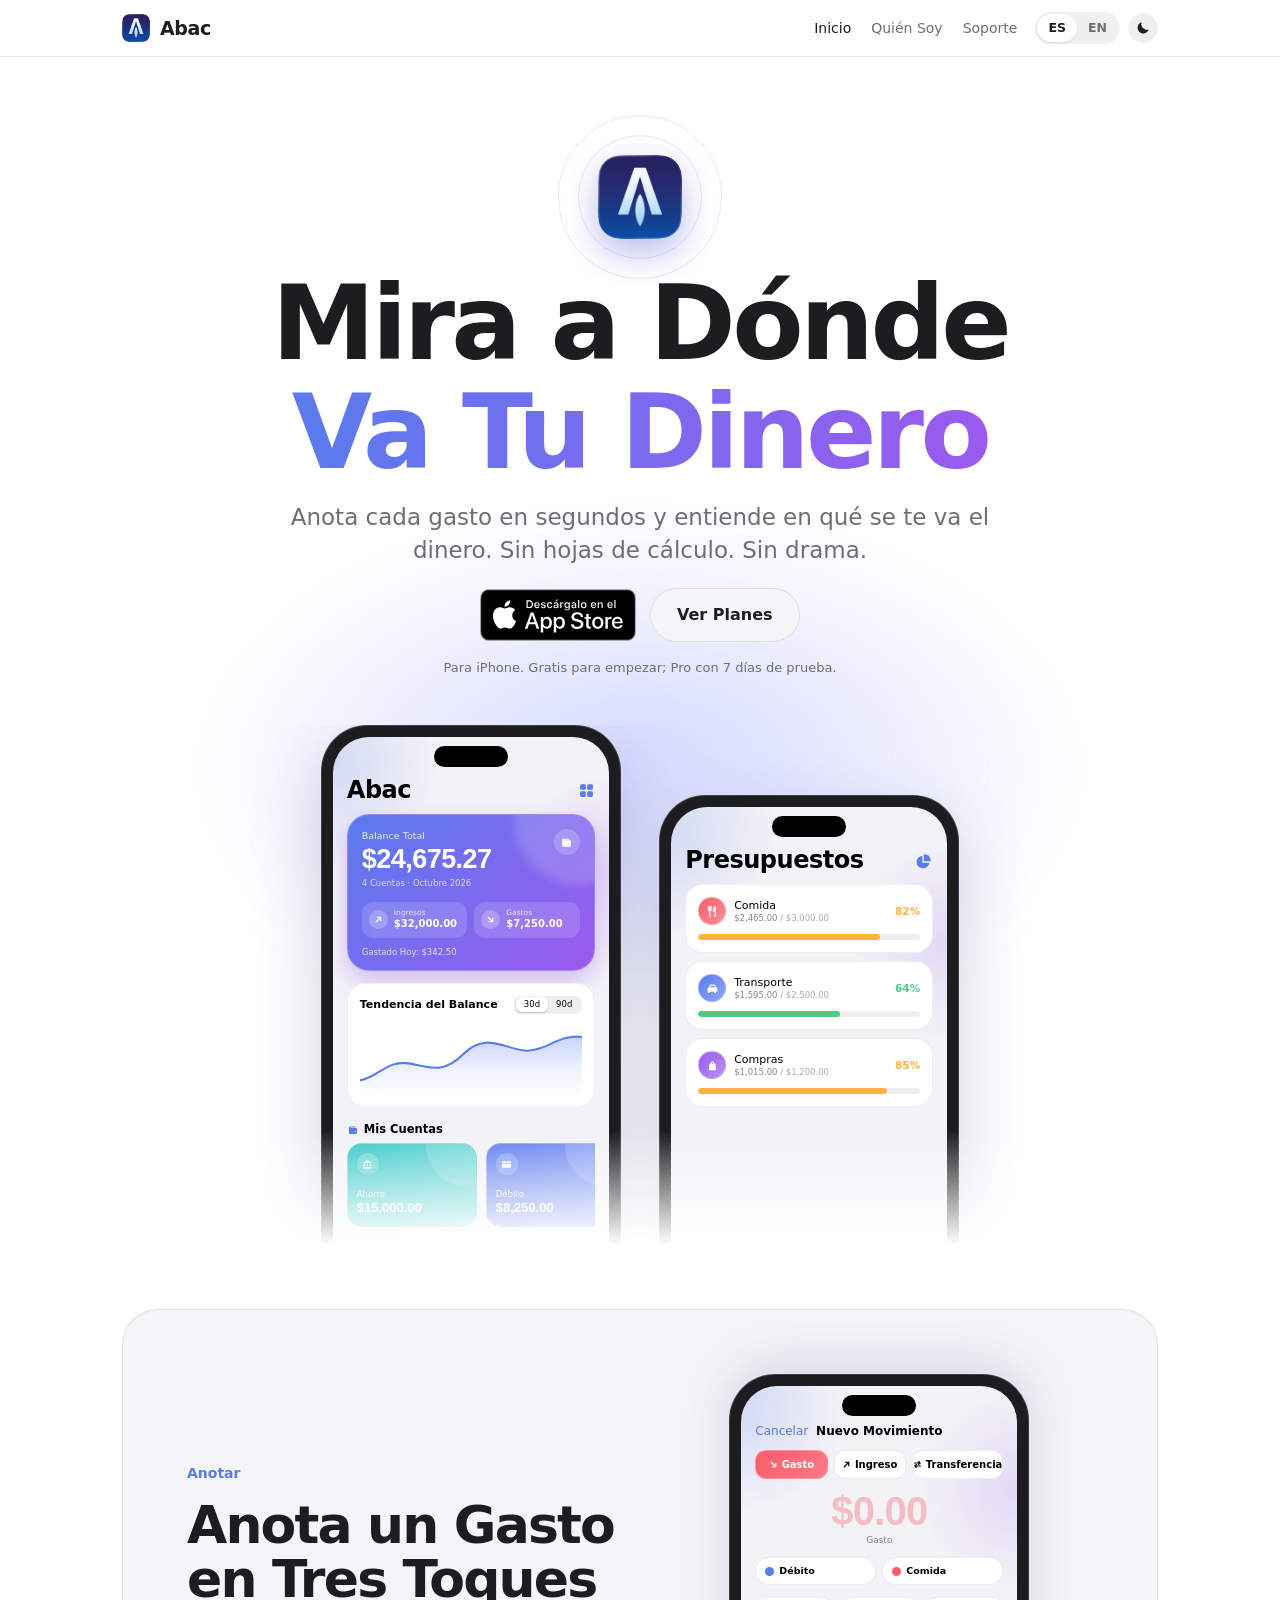
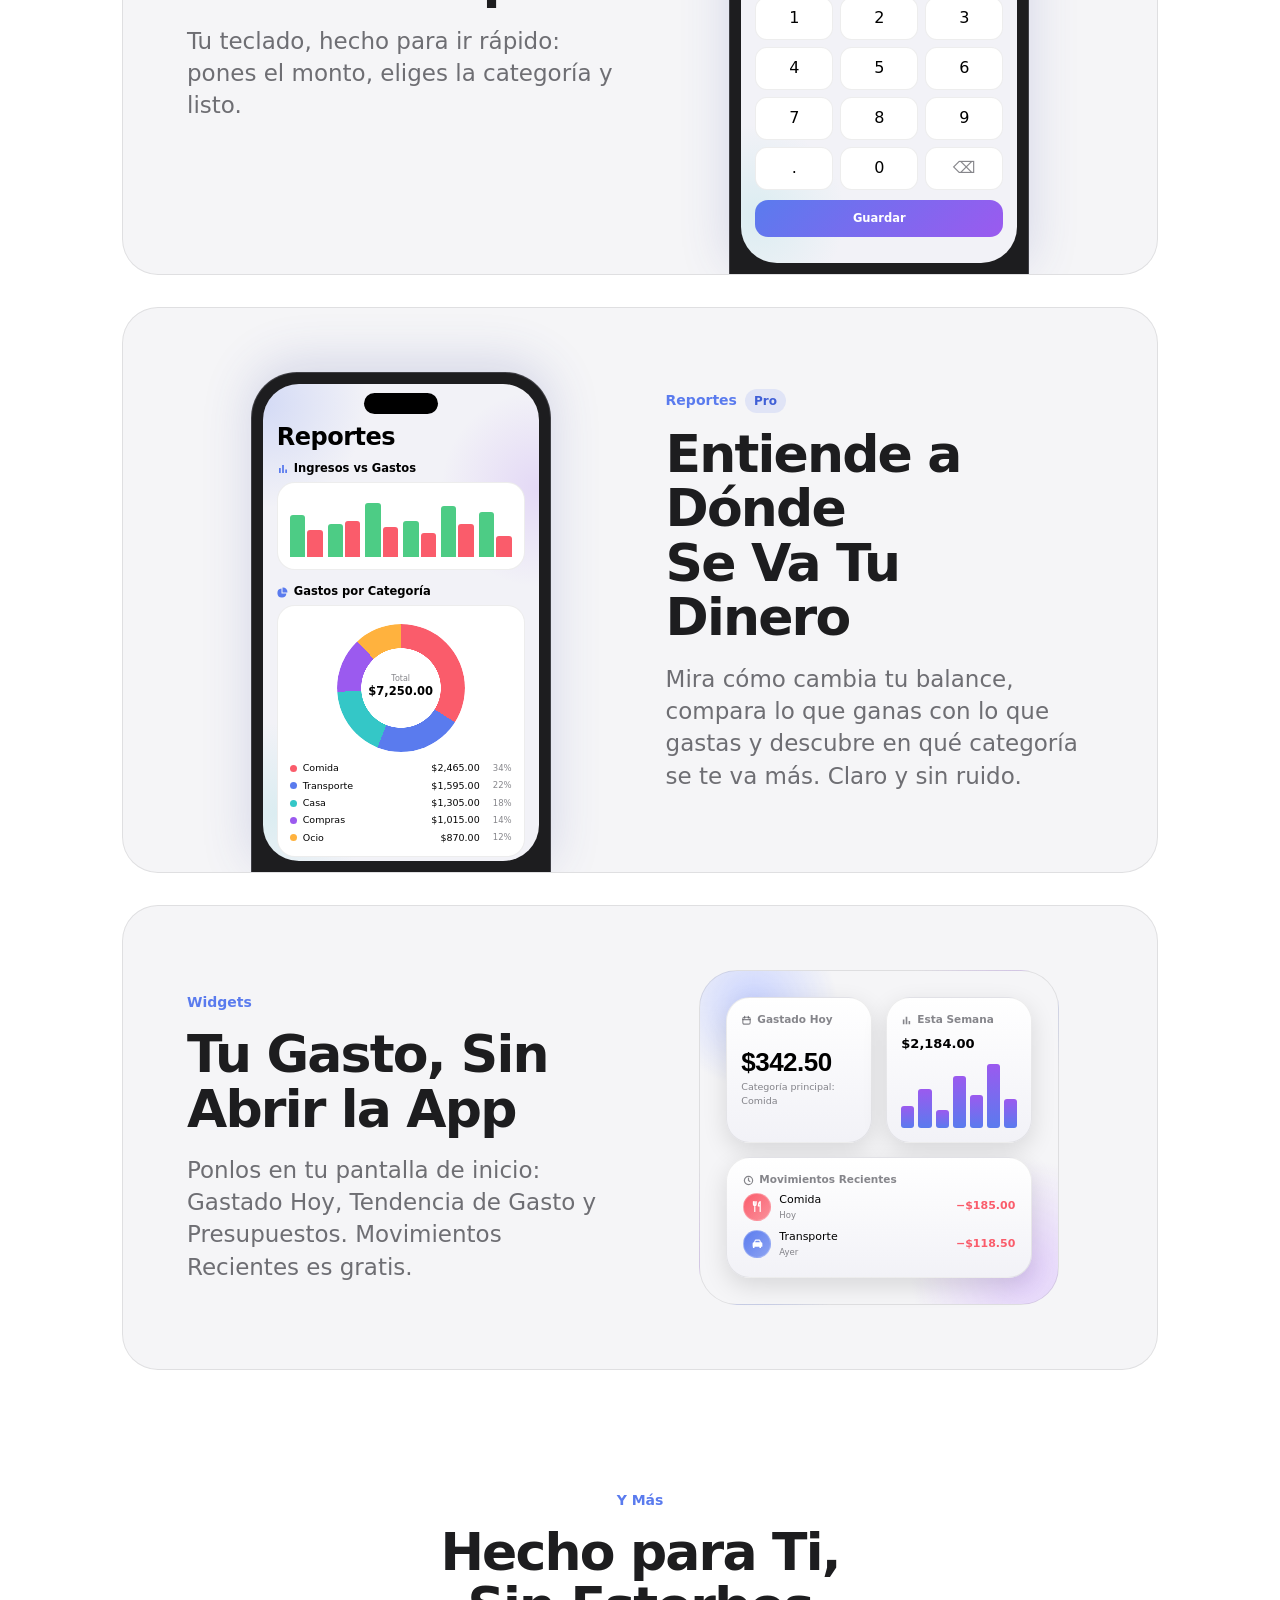
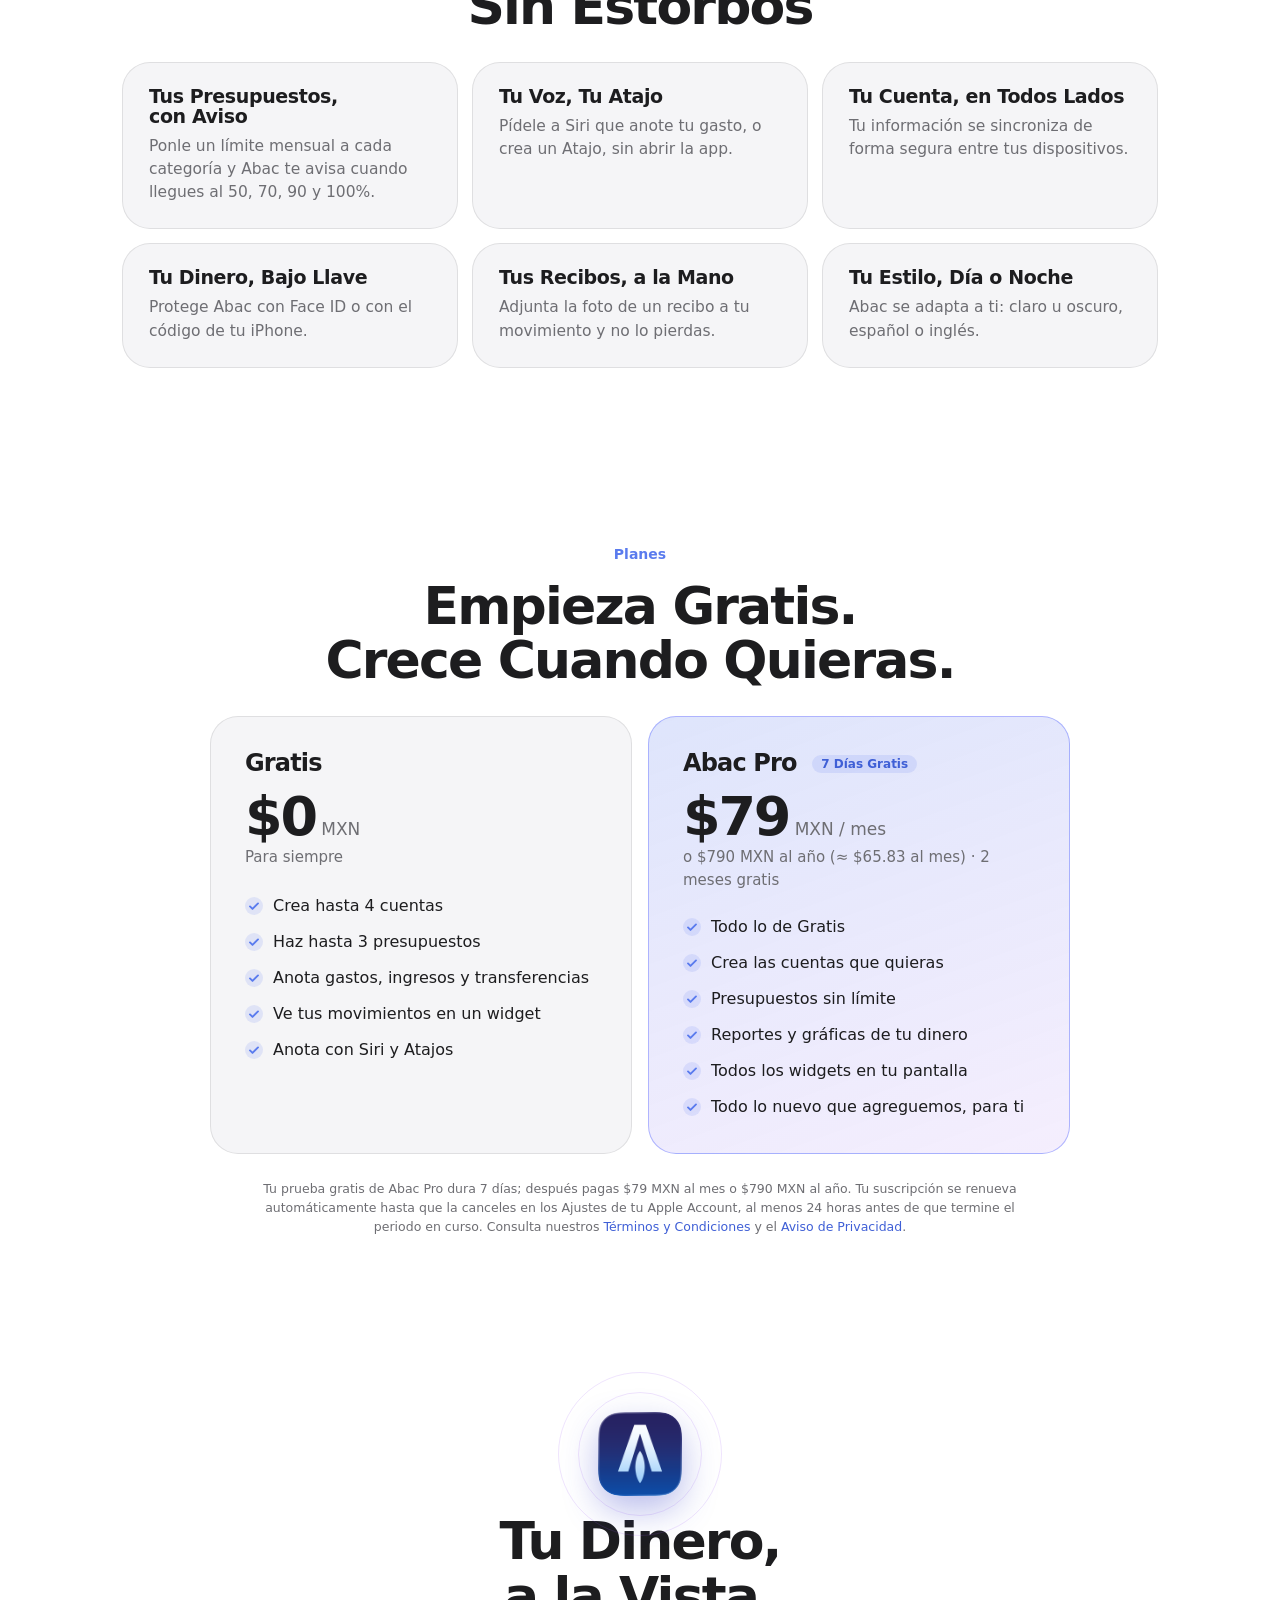
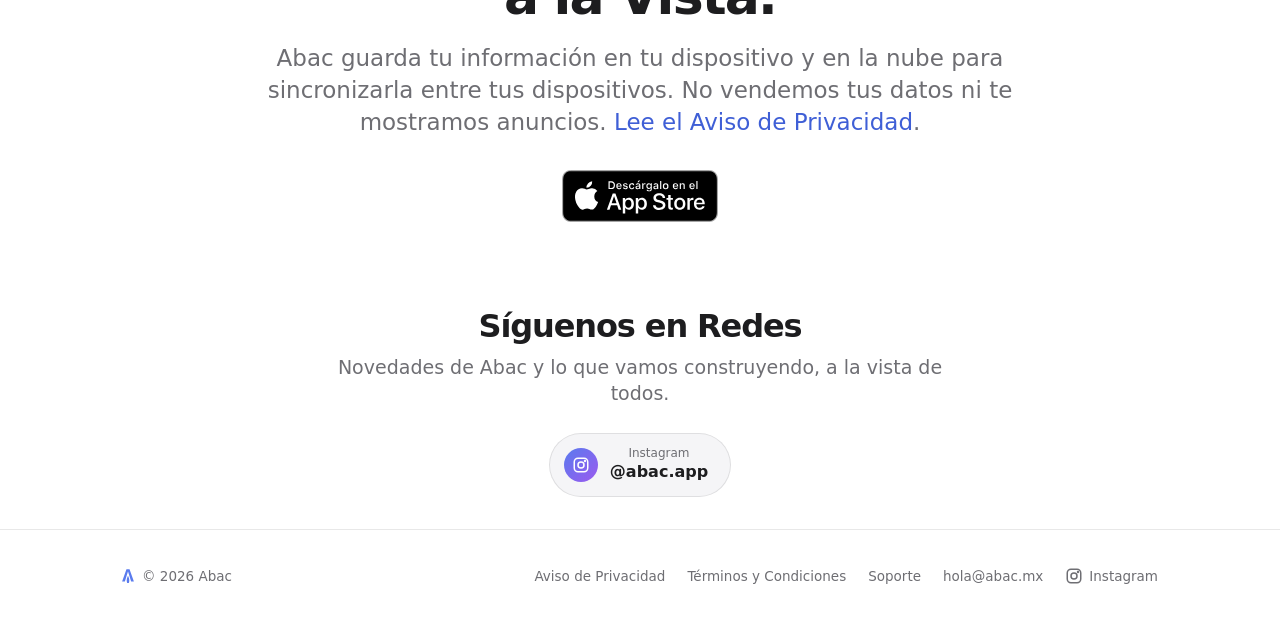
<file: index.html>
<!doctype html>
<html lang="es">
<head>
<meta charset="utf-8">
<meta name="viewport" content="width=device-width,initial-scale=1,viewport-fit=cover">
<script>try{var q=new URLSearchParams(location.search).get("lang"),s=localStorage.getItem("abac-lang"),l=q==="en"||q==="es"?q:s;if(l==="en"||l==="es")document.documentElement.lang=l;var t=localStorage.getItem("abac-theme");if(t==="light"||t==="dark")document.documentElement.setAttribute("data-theme",t)}catch(e){}</script>
<title>Abac — Mira a Dónde Va Tu Dinero</title>
<meta name="description" content="Abac es la app para iPhone que te muestra a dónde va tu dinero. Anota gastos en segundos, mira tus reportes y mantén todo en orden. Gratis para empezar.">
<meta name="theme-color" content="#ffffff" media="(prefers-color-scheme: light)"><meta name="theme-color" content="#000000" media="(prefers-color-scheme: dark)">
<link rel="canonical" href="https://abac.mx/">
<link rel="alternate" hreflang="es" href="https://abac.mx/">
<link rel="alternate" hreflang="en" href="https://abac.mx/?lang=en">
<link rel="alternate" hreflang="x-default" href="https://abac.mx/">
<link rel="icon" type="image/png" href="/favicon.png">
<link rel="apple-touch-icon" href="/assets/apple-touch-icon.png">
<meta property="og:type" content="website">
<meta property="og:site_name" content="Abac">
<meta property="og:url" content="https://abac.mx/">
<meta property="og:title" content="Abac — Mira a Dónde Va Tu Dinero">
<meta property="og:description" content="Abac es la app para iPhone que te muestra a dónde va tu dinero. Anota gastos en segundos, mira tus reportes y mantén todo en orden. Gratis para empezar.">
<meta property="og:image" content="https://abac.mx/assets/og.png">
<meta property="og:image:width" content="1200"><meta property="og:image:height" content="630">
<meta property="og:locale" content="es_MX"><meta property="og:locale:alternate" content="en_US">
<meta name="twitter:card" content="summary_large_image">
<meta name="twitter:title" content="Abac — Mira a Dónde Va Tu Dinero">
<meta name="twitter:description" content="Abac es la app para iPhone que te muestra a dónde va tu dinero. Anota gastos en segundos, mira tus reportes y mantén todo en orden. Gratis para empezar.">
<meta name="twitter:image" content="https://abac.mx/assets/og.png">
<link rel="stylesheet" href="/assets/site.css">
<script>window.ABAC_META={"es": {"t": "Abac — Mira a Dónde Va Tu Dinero", "d": "Abac es la app para iPhone que te muestra a dónde va tu dinero. Anota gastos en segundos, mira tus reportes y mantén todo en orden. Gratis para empezar."}, "en": {"t": "Abac — See Where Your Money Goes", "d": "Abac is the iPhone app that shows you where your money goes. Log expenses in seconds, see your reports, and stay on top of it all. Free to start."}};</script>
<script type="application/ld+json">{"@context": "https://schema.org", "@type": "SoftwareApplication", "name": "Abac", "applicationCategory": "FinanceApplication", "operatingSystem": "iOS", "inLanguage": ["es", "en"], "sameAs": ["https://www.instagram.com/abac.app/"], "url": "https://abac.mx/", "image": "https://abac.mx/assets/logo-512.png", "description": "Abac is a personal finance app for iPhone that shows you where your money goes. / Abac es una app de finanzas personales para iPhone que te muestra a dónde va tu dinero.", "author": {"@type": "Person", "name": "Fer de Antuñano"}, "offers": [{"@type": "Offer", "name": "Gratis / Free", "price": "0", "priceCurrency": "MXN"}, {"@type": "Offer", "name": "Abac Pro (mensual / monthly)", "price": "79", "priceCurrency": "MXN"}, {"@type": "Offer", "name": "Abac Pro (anual / yearly)", "price": "790", "priceCurrency": "MXN"}]}</script>
</head>
<body>
<svg width="0" height="0" style="position:absolute" aria-hidden="true"><symbol id="abac-a" viewBox="238 150 548 640"><polygon fill="currentColor" points="582.37 155.75 547.21 155.75 513.24 155.75 441.73 155.75 243.03 725.79 368.26 725.79 411.17 587.53 438.89 498.25 510.87 266.37 513.24 266.37 585.01 498.25 612.65 587.53 655.45 725.79 781.07 725.79 582.37 155.75"/><path fill="currentColor" d="M553.19,559.74c-5.25-17.58-11.38-33.63-18.38-48.15-7-14.52-14.59-26.59-22.76-36.22-8.17,9.63-15.76,21.71-22.76,36.22-7,14.52-13.13,30.57-18.38,48.15-5.25,17.58-9.34,35.93-12.25,55.03-2.92,19.11-4.38,38.01-4.38,56.68s1.46,37.35,4.38,56.46c2.92,19.11,7,37.5,12.25,55.15,5.25,17.66,11.38,33.78,18.38,48.36,7,14.59,14.59,26.7,22.76,36.33,8.17-9.63,15.76-21.73,22.76-36.33,7-14.59,13.13-30.71,18.38-48.36,5.25-17.65,9.34-36.03,12.26-55.15,2.92-19.11,4.37-37.93,4.37-56.46s-1.46-37.57-4.37-56.68c-2.92-19.11-7-37.45-12.26-55.03Z"/></symbol></svg>
<header class="nav"><div class="wrap">
<a class="brand" href="/" aria-label="Abac"><img src="/assets/logo-96.png" width="28" height="28" alt="">Abac</a>
<div class="nav-r"><nav class="nav-links" aria-label="Menu"><a class="hm" href="/" aria-current="page"><span data-lang="es">Inicio</span><span data-lang="en">Home</span></a><a href="/about/"><span data-lang="es">Quién Soy</span><span data-lang="en">About</span></a><a href="/support/"><span data-lang="es">Soporte</span><span data-lang="en">Support</span></a></nav>
<div class="ctl"><div class="langs" role="group" aria-label="Idioma / Language"><button type="button" data-set="es" aria-pressed="true">ES</button><button type="button" data-set="en" aria-pressed="false">EN</button></div><button type="button" class="themebtn" id="themebtn" aria-label="Tema / Theme"><svg class="moon" viewBox="0 0 24 24" fill="currentColor"><path d="M20.5 14.2A8.5 8.5 0 0 1 9.8 3.5a8.5 8.5 0 1 0 10.7 10.7z"/></svg><svg class="sun" viewBox="0 0 24 24" fill="none" stroke="currentColor" stroke-width="2.2" stroke-linecap="round"><circle cx="12" cy="12" r="4"/><path d="M12 2v2M12 20v2M2 12h2M20 12h2M4.9 4.9l1.4 1.4M17.7 17.7l1.4 1.4M4.9 19.1l1.4-1.4M17.7 6.3l1.4-1.4"/></svg></button></div></div>
</div></header>
<main>
<section class="hero"><div class="glow"></div><div class="wrap" style="position:relative">
<div class="iconw reveal"><i class="ring r1"></i><i class="ring r2"></i><img class="heroicon" src="/assets/logo-192.png" width="84" height="84" alt="Abac"></div>
<h1 class="reveal d1"><span data-lang="es">Mira a Dónde<br><span class="grad">Va Tu Dinero</span></span><span data-lang="en">See Where<br><span class="grad">Your Money Goes</span></span></h1>
<p class="lead reveal d2"><span data-lang="es">Anota cada gasto en segundos y entiende en qué se te va el dinero. Sin hojas de cálculo. Sin drama.</span><span data-lang="en">Log every expense in seconds and see exactly where your money goes. No spreadsheets. No drama.</span></p>
<div class="reveal d2"><div class="btns"><a class="store" data-store href="https://apps.apple.com/mx/app/abac-app/id6809473861" target="_blank" rel="noopener"><img class="sb" data-lang="es" src="/assets/app-store-es.svg" height="52" alt="Descargar en el App Store" onerror="this.parentNode.classList.add('noimg')"><img class="sb" data-lang="en" src="/assets/app-store-en.svg" height="52" alt="Download on the App Store" onerror="this.parentNode.classList.add('noimg')"><span class="sfb" data-lang="es">Descargar en el App Store</span><span class="sfb" data-lang="en">Download on the App Store</span></a><a class="btn ghost" href="#planes"><span data-lang="es">Ver Planes</span><span data-lang="en">See Plans</span></a></div><p class="fine"><span data-lang="es">Para iPhone. Gratis para empezar; Pro con 7 días de prueba.</span><span data-lang="en">For iPhone. Free to start; Pro comes with a 7-day trial.</span></p></div>
<div class="hero-phones reveal d2"><div class="phone"><div class="scr"><span class="island"></span>
<div class="apptitle rise" style="--i:1">Abac<svg viewBox="0 0 24 24" fill="currentColor"><rect x="3" y="3" width="8" height="8" rx="2"/><rect x="13" y="3" width="8" height="8" rx="2"/><rect x="3" y="13" width="8" height="8" rx="2"/><rect x="13" y="13" width="8" height="8" rx="2"/></svg></div>
<div class="hero-card rise" style="--i:2"><div class="hc-h"><div><small><span data-lang="es">Balance Total</span><span data-lang="en">Total Balance</span></small><b class="count" data-to="24750" data-fmt="money">$24,750.00</b><em><span data-lang="es">4 Cuentas · Octubre 2026</span><span data-lang="en">4 Accounts · October 2026</span></em></div><span class="hc-ic"><svg viewBox="0 0 24 24" fill="currentColor"><path d="M4 7.5A2.5 2.5 0 0 1 6.5 5H17v2H6.5a.5.5 0 0 0 0 1H19a1 1 0 0 1 1 1v9a2 2 0 0 1-2 2H6.5A2.5 2.5 0 0 1 4 17.5zm12.5 6.2a1.2 1.2 0 1 0 0 2.4 1.2 1.2 0 0 0 0-2.4z"/></svg></span></div>
<div class="pills"><div class="sp rise" style="--i:3"><i><svg viewBox="0 0 24 24" fill="none" stroke="currentColor" stroke-width="3.2" stroke-linecap="round" stroke-linejoin="round"><path d="M6 18 18 6M9 6h9v9"/></svg></i><div><small><span data-lang="es">Ingresos</span><span data-lang="en">Income</span></small><b>$32,000.00</b></div></div><div class="sp rise" style="--i:4"><i><svg viewBox="0 0 24 24" fill="none" stroke="currentColor" stroke-width="3.2" stroke-linecap="round" stroke-linejoin="round"><path d="M6 6l12 12M18 9v9H9"/></svg></i><div><small><span data-lang="es">Gastos</span><span data-lang="en">Expenses</span></small><b>$7,250.00</b></div></div></div>
<div class="hc-f"><span data-lang="es">Gastado Hoy: $342.50</span><span data-lang="en">Spent Today: $342.50</span></div></div>
<div class="mcard rise" style="--i:5"><div class="mc-h"><span><span data-lang="es">Tendencia del Balance</span><span data-lang="en">Balance Trend</span></span><span class="segc"><span class="on">30d</span><span>90d</span></span></div><div class="chart"><svg viewBox="0 0 236 78" preserveAspectRatio="none"><defs><linearGradient id="ga" x1="0" y1="0" x2="0" y2="1"><stop offset="0" stop-color="var(--accent)" stop-opacity=".32"/><stop offset=".55" stop-color="var(--accent)" stop-opacity=".1"/><stop offset="1" stop-color="var(--accent)" stop-opacity="0"/></linearGradient></defs><path class="areafade" d="M0,62 C20,58 30,40 52,44 S88,56 110,34 S150,26 172,30 S212,12 236,16 L236,78 L0,78 Z" fill="url(#ga)"/><path class="draw" pathLength="1" d="M0,62 C20,58 30,40 52,44 S88,56 110,34 S150,26 172,30 S212,12 236,16" fill="none" stroke="var(--accent)" stroke-width="2.2" stroke-linecap="round"/></svg></div></div>
<div class="sect rise" style="--i:6"><svg viewBox="0 0 24 24" fill="currentColor"><path d="M4 7.5A2.5 2.5 0 0 1 6.5 5H17v2H6.5a.5.5 0 0 0 0 1H19a1 1 0 0 1 1 1v9a2 2 0 0 1-2 2H6.5A2.5 2.5 0 0 1 4 17.5zm12.5 6.2a1.2 1.2 0 1 0 0 2.4 1.2 1.2 0 0 0 0-2.4z"/></svg><span data-lang="es">Mis Cuentas</span><span data-lang="en">My Accounts</span></div>
<div class="accs rise" style="--i:7"><div class="acc rise" style="--i:8;background:linear-gradient(135deg,#34C7C7,#34C7C7aa)"><i><svg viewBox="0 0 24 24" fill="currentColor"><path d="M12 2.5 3 7v1.5h18V7zM5 10h2.2v6.5H5zm5.9 0h2.2v6.5h-2.2zM16.8 10H19v6.5h-2.2zM3 18h18v2.5H3z"/></svg></i><div><small><span data-lang="es">Ahorro</span><span data-lang="en">Savings</span></small><b>$15,000.00</b></div></div><div class="acc rise" style="--i:9;background:linear-gradient(135deg,#5A7BEE,#5A7BEEaa)"><i><svg viewBox="0 0 24 24" fill="currentColor"><path d="M4.5 5h15A2.5 2.5 0 0 1 22 7.5V9H2V7.5A2.5 2.5 0 0 1 4.5 5zM2 11h20v5.5a2.5 2.5 0 0 1-2.5 2.5h-15A2.5 2.5 0 0 1 2 16.5z"/></svg></i><div><small><span data-lang="es">Débito</span><span data-lang="en">Debit</span></small><b>$8,250.00</b></div></div></div>
<div class="sect rise" style="--i:10"><svg viewBox="0 0 24 24" fill="none" stroke="currentColor" stroke-width="2.6" stroke-linecap="round"><circle cx="12" cy="12" r="9"/><path d="M12 7v5l3 2"/></svg><span data-lang="es">Movimientos Recientes</span><span data-lang="en">Recent Transactions</span></div>
<div class="trow rise" style="--i:11"><span class="badge" style="background:linear-gradient(135deg,#FA5C6B,#FA5C6Baa)"><svg viewBox="0 0 24 24" fill="none" stroke="currentColor" stroke-width="2.2" stroke-linecap="round" stroke-linejoin="round"><path d="M7 3v7M4.5 3v5a2.5 2.5 0 0 0 5 0V3M7 10v11M17 21V3c-2.5 1.5-3.5 5-3.5 8H17"/></svg></span><div><div class="t"><span data-lang="es">Comida</span><span data-lang="en">Food</span></div><div class="s"><span data-lang="es">Hoy · Tacos</span><span data-lang="en">Today · Tacos</span></div></div><div class="a neg">−$185.00</div></div>
<div class="trow rise" style="--i:12"><span class="badge" style="background:linear-gradient(135deg,#C08457,#C08457aa)"><svg viewBox="0 0 24 24" fill="none" stroke="currentColor" stroke-width="2.2" stroke-linecap="round" stroke-linejoin="round"><path d="M5 8h11v5a5 5 0 0 1-5 5H10a5 5 0 0 1-5-5zM16 10h1.5a2.5 2.5 0 0 1 0 5H16M4 21h14"/></svg></span><div><div class="t"><span data-lang="es">Café</span><span data-lang="en">Coffee</span></div><div class="s"><span data-lang="es">Hoy</span><span data-lang="en">Today</span></div></div><div class="a neg">−$62.00</div></div>
</div></div><div class="phone"><div class="scr"><span class="island"></span>
<div class="apptitle rise" style="--i:1"><span data-lang="es">Presupuestos</span><span data-lang="en">Budgets</span><svg viewBox="0 0 24 24" fill="currentColor"><path d="M11 3.1V13h9.9A9 9 0 0 0 11 3.1zM9 5.2A9 9 0 1 0 18.8 15H9z"/></svg></div>
<div class="mcard brow rise" style="--i:2;margin-top:8px"><div class="trow rise" style="--i:3;padding:0"><span class="badge" style="background:linear-gradient(135deg,#FA5C6B,#FA5C6Baa)"><svg viewBox="0 0 24 24" fill="none" stroke="currentColor" stroke-width="2.2" stroke-linecap="round" stroke-linejoin="round"><path d="M7 3v7M4.5 3v5a2.5 2.5 0 0 0 5 0V3M7 10v11M17 21V3c-2.5 1.5-3.5 5-3.5 8H17"/></svg></span><div><div class="t"><span data-lang="es">Comida</span><span data-lang="en">Food</span></div><div class="s">$2,465.00 <span style="opacity:.7">/ $3,000.00</span></div></div><div class="a" style="color:#FFB23E">82%</div></div><div class="track"><i style="--w:82%;background:#FFB23E"></i></div></div>
<div class="mcard brow rise" style="--i:4;margin-top:8px"><div class="trow rise" style="--i:5;padding:0"><span class="badge" style="background:linear-gradient(135deg,#5A7BEE,#5A7BEEaa)"><svg viewBox="0 0 24 24" fill="currentColor"><path d="M5.5 9.5 7 5.8A2 2 0 0 1 8.9 4.5h6.2A2 2 0 0 1 17 5.8l1.5 3.7A2.5 2.5 0 0 1 21 12v5a1 1 0 0 1-1 1h-1.5v1.2a1 1 0 0 1-1 1h-1a1 1 0 0 1-1-1V18h-9v1.2a1 1 0 0 1-1 1h-1a1 1 0 0 1-1-1V18H4a1 1 0 0 1-1-1v-5a2.5 2.5 0 0 1 2.5-2.5Zm2.2 0h8.6l-1-2.8H8.7Z"/></svg></span><div><div class="t"><span data-lang="es">Transporte</span><span data-lang="en">Transport</span></div><div class="s">$1,595.00 <span style="opacity:.7">/ $2,500.00</span></div></div><div class="a" style="color:#4DCC85">64%</div></div><div class="track"><i style="--w:64%;background:#4DCC85"></i></div></div>
<div class="mcard brow rise" style="--i:6;margin-top:8px"><div class="trow rise" style="--i:7;padding:0"><span class="badge" style="background:linear-gradient(135deg,#9B5AEF,#9B5AEFaa)"><svg viewBox="0 0 24 24" fill="currentColor"><path d="M6.5 8.5h11l1.2 11a1 1 0 0 1-1 1.1H6.3a1 1 0 0 1-1-1.1zM9 8.5V7a3 3 0 0 1 6 0v1.5h-1.8V7a1.2 1.2 0 0 0-2.4 0v1.5z"/></svg></span><div><div class="t"><span data-lang="es">Compras</span><span data-lang="en">Shopping</span></div><div class="s">$1,015.00 <span style="opacity:.7">/ $1,200.00</span></div></div><div class="a" style="color:#FFB23E">85%</div></div><div class="track"><i style="--w:85%;background:#FFB23E"></i></div></div>
</div></div></div>
</div></section>

<section class="sec" id="funciones" style="padding-top:clamp(40px,5vw,64px)"><div class="wrap">
<div class="panel prv show"><div class="txt reveal"><div class="kicker"><span data-lang="es">Anotar</span><span data-lang="en">Log It</span></div>
<h2><span data-lang="es">Anota un Gasto<br>en Tres Toques</span><span data-lang="en">Log an Expense<br>in Three Taps</span></h2>
<p class="lead"><span data-lang="es">Tu teclado, hecho para ir rápido: pones el monto, eliges la categoría y listo.</span><span data-lang="en">Your keypad, built for speed: type the amount, pick a category, done.</span></p></div>
<div class="vis reveal d1"><div class="phone"><div class="scr"><span class="island"></span>
<div class="navt rise" style="--i:1"><i><span data-lang="es">Cancelar</span><span data-lang="en">Cancel</span></i><span data-lang="es">Nuevo Movimiento</span><span data-lang="en">New Transaction</span></div>
<div class="kinds rise" style="--i:2"><div class="kind on rise" style="--i:3"><svg viewBox="0 0 24 24" fill="none" stroke="currentColor" stroke-width="3.2" stroke-linecap="round" stroke-linejoin="round"><path d="M6 6l12 12M18 9v9H9"/></svg><span data-lang="es">Gasto</span><span data-lang="en">Expense</span></div><div class="kind rise" style="--i:4"><svg viewBox="0 0 24 24" fill="none" stroke="currentColor" stroke-width="3.2" stroke-linecap="round" stroke-linejoin="round"><path d="M6 18 18 6M9 6h9v9"/></svg><span data-lang="es">Ingreso</span><span data-lang="en">Income</span></div><div class="kind rise" style="--i:5"><svg viewBox="0 0 24 24" fill="none" stroke="currentColor" stroke-width="3" stroke-linecap="round" stroke-linejoin="round"><path d="M4 8h15m-4-4 4 4-4 4M20 16H5m4-4-4 4 4 4"/></svg><span data-lang="es">Transferencia</span><span data-lang="en">Transfer</span></div></div>
<div class="amount rise" style="--i:6"><b id="amt" data-final="$185.00">$185.00</b><small><span data-lang="es">Gasto</span><span data-lang="en">Expense</span></small></div>
<div class="picks rise" style="--i:7"><div class="pk rise" style="--i:8"><i></i><span data-lang="es">Débito</span><span data-lang="en">Debit</span></div><div class="pk rise" style="--i:9"><i style="background:var(--coral)"></i><span data-lang="es">Comida</span><span data-lang="en">Food</span></div></div>
<div class="keys"><i class="" style="--k:1" data-k="1">1</i><i class="" style="--k:2" data-k="2">2</i><i class="" style="--k:3" data-k="3">3</i><i class="" style="--k:4" data-k="4">4</i><i class="" style="--k:5" data-k="5">5</i><i class="" style="--k:6" data-k="6">6</i><i class="" style="--k:7" data-k="7">7</i><i class="" style="--k:8" data-k="8">8</i><i class="" style="--k:9" data-k="9">9</i><i class="" style="--k:10" data-k=".">.</i><i class="" style="--k:11" data-k="0">0</i><i class="del" style="--k:12" data-k="⌫">⌫</i></div>
<div class="save rise" style="--i:10"><span data-lang="es">Guardar</span><span data-lang="en">Save</span></div></div></div></div></div>
</div></section>

<section class="sec" style="padding-top:0"><div class="wrap">
<div class="panel prv show rev"><div class="txt reveal"><div class="kicker"><span data-lang="es">Reportes</span><span data-lang="en">Reports</span><span class="tag">Pro</span></div>
<h2><span data-lang="es">Entiende a Dónde<br>Se Va Tu Dinero</span><span data-lang="en">Know Where<br>Your Money Goes</span></h2>
<p class="lead"><span data-lang="es">Mira cómo cambia tu balance, compara lo que ganas con lo que gastas y descubre en qué categoría se te va más. Claro y sin ruido.</span><span data-lang="en">See how your balance changes, compare what you earn with what you spend, and find which category eats the most. Clear, no noise.</span></p></div>
<div class="vis reveal d1"><div class="phone"><div class="scr"><span class="island"></span>
<div class="apptitle rise" style="--i:1"><span data-lang="es">Reportes</span><span data-lang="en">Reports</span></div>
<div class="sect rise" style="--i:2;margin-top:2px"><svg viewBox="0 0 24 24" fill="currentColor"><path d="M4 20V10h3.5v10zm6.2 0V4h3.6v16zm6.3 0v-7H20v7z"/></svg><span data-lang="es">Ingresos vs Gastos</span><span data-lang="en">Income vs Expenses</span></div>
<div class="mcard rise" style="--i:3;margin-top:4px"><div class="flow"><div><i style="height:70%;background:var(--mint)"></i><i style="height:45%;background:var(--coral)"></i></div><div><i style="height:55%;background:var(--mint)"></i><i style="height:60%;background:var(--coral)"></i></div><div><i style="height:90%;background:var(--mint)"></i><i style="height:50%;background:var(--coral)"></i></div><div><i style="height:60%;background:var(--mint)"></i><i style="height:40%;background:var(--coral)"></i></div><div><i style="height:85%;background:var(--mint)"></i><i style="height:55%;background:var(--coral)"></i></div><div><i style="height:75%;background:var(--mint)"></i><i style="height:35%;background:var(--coral)"></i></div></div></div>
<div class="sect rise" style="--i:4"><svg viewBox="0 0 24 24" fill="currentColor"><path d="M11 3.1V13h9.9A9 9 0 0 0 11 3.1zM9 5.2A9 9 0 1 0 18.8 15H9z"/></svg><span data-lang="es">Gastos por Categoría</span><span data-lang="en">Expenses by Category</span></div>
<div class="mcard rise" style="--i:5;margin-top:4px"><div class="donutw"><div class="donut"></div><div class="ctr"><small>Total</small><b>$7,250.00</b></div></div>
<div class="lg"><div><em style="background:var(--coral)"></em><span data-lang="es">Comida</span><span data-lang="en">Food</span><span class="v">$2,465.00</span><u>34%</u></div><div><em style="background:var(--ind)"></em><span data-lang="es">Transporte</span><span data-lang="en">Transport</span><span class="v">$1,595.00</span><u>22%</u></div><div><em style="background:var(--teal)"></em><span data-lang="es">Casa</span><span data-lang="en">Home</span><span class="v">$1,305.00</span><u>18%</u></div><div><em style="background:var(--vio)"></em><span data-lang="es">Compras</span><span data-lang="en">Shopping</span><span class="v">$1,015.00</span><u>14%</u></div><div><em style="background:var(--amber)"></em><span data-lang="es">Ocio</span><span data-lang="en">Leisure</span><span class="v">$870.00</span><u>12%</u></div></div></div>
</div></div></div></div>
</div></section>

<section class="sec" style="padding-top:0"><div class="wrap">
<div class="panel prv show padb"><div class="txt reveal"><div class="kicker">Widgets</div>
<h2><span data-lang="es">Tu Gasto, Sin Abrir la App</span><span data-lang="en">Your Spending, No App Needed</span></h2>
<p class="lead"><span data-lang="es">Ponlos en tu pantalla de inicio: Gastado Hoy, Tendencia de Gasto y Presupuestos. Movimientos Recientes es gratis.</span><span data-lang="en">Put them on your Home Screen: Spent Today, Spending Trend, and Budgets. Recent Transactions is free.</span></p></div>
<div class="vis wvis reveal d1"><div class="wall"><div class="wgrid">
<div class="wd rise" style="--i:1"><div class="wl"><svg viewBox="0 0 24 24" fill="none" stroke="currentColor" stroke-width="2.4" stroke-linecap="round"><rect x="4" y="5" width="16" height="15" rx="3"/><path d="M4 10h16M8 3v4M16 3v4"/></svg><span data-lang="es">Gastado Hoy</span><span data-lang="en">Spent Today</span></div><div class="big">$342.50</div><div class="sm"><span data-lang="es">Categoría principal: Comida</span><span data-lang="en">Top category: Food</span></div></div>
<div class="wd rise" style="--i:2"><div class="wl"><svg viewBox="0 0 24 24" fill="currentColor"><path d="M4 20V10h3.5v10zm6.2 0V4h3.6v16zm6.3 0v-7H20v7z"/></svg><span data-lang="es">Esta Semana</span><span data-lang="en">This Week</span></div><div class="hd">$2,184.00</div><div class="wbars"><i style="height:35%"></i><i style="height:60%"></i><i style="height:28%"></i><i style="height:80%"></i><i style="height:52%"></i><i style="height:100%"></i><i style="height:45%"></i></div></div>
<div class="wd med rise" style="--i:3"><div class="wl"><svg viewBox="0 0 24 24" fill="none" stroke="currentColor" stroke-width="2.6" stroke-linecap="round"><circle cx="12" cy="12" r="9"/><path d="M12 7v5l3 2"/></svg><span data-lang="es">Movimientos Recientes</span><span data-lang="en">Recent Transactions</span></div>
<div class="trow rise" style="--i:4"><span class="badge" style="background:linear-gradient(135deg,#FA5C6B,#FA5C6Baa)"><svg viewBox="0 0 24 24" fill="none" stroke="currentColor" stroke-width="2.2" stroke-linecap="round" stroke-linejoin="round"><path d="M7 3v7M4.5 3v5a2.5 2.5 0 0 0 5 0V3M7 10v11M17 21V3c-2.5 1.5-3.5 5-3.5 8H17"/></svg></span><div><div class="t"><span data-lang="es">Comida</span><span data-lang="en">Food</span></div><div class="s"><span data-lang="es">Hoy</span><span data-lang="en">Today</span></div></div><div class="a neg">−$185.00</div></div>
<div class="trow rise" style="--i:5"><span class="badge" style="background:linear-gradient(135deg,#5A7BEE,#5A7BEEaa)"><svg viewBox="0 0 24 24" fill="currentColor"><path d="M5.5 9.5 7 5.8A2 2 0 0 1 8.9 4.5h6.2A2 2 0 0 1 17 5.8l1.5 3.7A2.5 2.5 0 0 1 21 12v5a1 1 0 0 1-1 1h-1.5v1.2a1 1 0 0 1-1 1h-1a1 1 0 0 1-1-1V18h-9v1.2a1 1 0 0 1-1 1h-1a1 1 0 0 1-1-1V18H4a1 1 0 0 1-1-1v-5a2.5 2.5 0 0 1 2.5-2.5Zm2.2 0h8.6l-1-2.8H8.7Z"/></svg></span><div><div class="t"><span data-lang="es">Transporte</span><span data-lang="en">Transport</span></div><div class="s"><span data-lang="es">Ayer</span><span data-lang="en">Yesterday</span></div></div><div class="a neg">−$118.50</div></div></div>
</div></div></div></div>
</div></section>

<section class="sec big"><div class="wrap center">
<div class="reveal"><div class="kicker"><span data-lang="es">Y Más</span><span data-lang="en">And More</span></div><h2><span data-lang="es">Hecho para Ti,<br>Sin Estorbos</span><span data-lang="en">Made for You,<br>Nothing in Your Way</span></h2></div>
<div class="grid">
<div class="fcard reveal"><h3><span data-lang="es">Tus Presupuestos, con Aviso</span><span data-lang="en">Your Budgets, with Alerts</span></h3><p><span data-lang="es">Ponle un límite mensual a cada categoría y Abac te avisa cuando llegues al 50, 70, 90 y 100%.</span><span data-lang="en">Set a monthly limit for each category and Abac tells you when you hit 50, 70, 90, and 100%.</span></p></div>
<div class="fcard reveal d1"><h3><span data-lang="es">Tu Voz, Tu Atajo</span><span data-lang="en">Your Voice, Your Shortcut</span></h3><p><span data-lang="es">Pídele a Siri que anote tu gasto, o crea un Atajo, sin abrir la app.</span><span data-lang="en">Ask Siri to log your expense, or build a Shortcut, without opening the app.</span></p></div>
<div class="fcard reveal d2"><h3><span data-lang="es">Tu Cuenta, en Todos Lados</span><span data-lang="en">Your Account, Everywhere</span></h3><p><span data-lang="es">Tu información se sincroniza de forma segura entre tus dispositivos.</span><span data-lang="en">Your information syncs securely across your devices.</span></p></div>
<div class="fcard reveal"><h3><span data-lang="es">Tu Dinero, Bajo Llave</span><span data-lang="en">Your Money, Locked Up</span></h3><p><span data-lang="es">Protege Abac con Face ID o con el código de tu iPhone.</span><span data-lang="en">Protect Abac with Face ID or your iPhone passcode.</span></p></div>
<div class="fcard reveal d1"><h3><span data-lang="es">Tus Recibos, a la Mano</span><span data-lang="en">Your Receipts, at Hand</span></h3><p><span data-lang="es">Adjunta la foto de un recibo a tu movimiento y no lo pierdas.</span><span data-lang="en">Attach a photo of a receipt to your transaction and never lose it.</span></p></div>
<div class="fcard reveal d2"><h3><span data-lang="es">Tu Estilo, Día o Noche</span><span data-lang="en">Your Style, Day or Night</span></h3><p><span data-lang="es">Abac se adapta a ti: claro u oscuro, español o inglés.</span><span data-lang="en">Abac adapts to you: light or dark, English or Spanish.</span></p></div>
</div></div></section>

<section class="sec big" id="planes"><div class="wrap center">
<div class="reveal"><div class="kicker"><span data-lang="es">Planes</span><span data-lang="en">Plans</span></div><h2><span data-lang="es">Empieza Gratis.<br>Crece Cuando Quieras.</span><span data-lang="en">Start Free.<br>Grow When You Want.</span></h2></div>
<div class="plans">
<div class="plan reveal"><h3><span data-lang="es">Gratis</span><span data-lang="en">Free</span></h3><div class="price">$0<small> <span data-lang="es">MXN</span><span data-lang="en">MXN</span></small></div><div class="sub"><span data-lang="es">Para siempre</span><span data-lang="en">Forever</span></div>
<ul><li><span data-lang="es">Crea hasta 4 cuentas</span><span data-lang="en">Create up to 4 accounts</span></li><li><span data-lang="es">Haz hasta 3 presupuestos</span><span data-lang="en">Make up to 3 budgets</span></li><li><span data-lang="es">Anota gastos, ingresos y transferencias</span><span data-lang="en">Log expenses, income, and transfers</span></li><li><span data-lang="es">Ve tus movimientos en un widget</span><span data-lang="en">See your transactions in a widget</span></li><li><span data-lang="es">Anota con Siri y Atajos</span><span data-lang="en">Log with Siri & Shortcuts</span></li></ul></div>
<div class="plan pro reveal d1"><h3>Abac Pro <span class="tag"><span data-lang="es">7 Días Gratis</span><span data-lang="en">7 Days Free</span></span></h3><div class="price"><span data-lang="es">$79</span><span data-lang="en">$79</span><small> <span data-lang="es">MXN / mes</span><span data-lang="en">MXN / month</span></small></div><div class="sub"><span data-lang="es">o $790 MXN al año (≈ $65.83 al mes) · 2 meses gratis</span><span data-lang="en">or $790 MXN a year (≈ $65.83 MXN a month) · 2 months free</span></div>
<ul><li><span data-lang="es">Todo lo de Gratis</span><span data-lang="en">Everything in Free</span></li><li><span data-lang="es">Crea las cuentas que quieras</span><span data-lang="en">Create as many accounts as you want</span></li><li><span data-lang="es">Presupuestos sin límite</span><span data-lang="en">Unlimited budgets</span></li><li><span data-lang="es">Reportes y gráficas de tu dinero</span><span data-lang="en">Reports and charts of your money</span></li><li><span data-lang="es">Todos los widgets en tu pantalla</span><span data-lang="en">Every widget on your Home Screen</span></li><li><span data-lang="es">Todo lo nuevo que agreguemos, para ti</span><span data-lang="en">Every new feature we add, for you</span></li></ul></div>
</div>
<p class="fineplans reveal"><span data-lang="es">Tu prueba gratis de Abac Pro dura 7 días; después pagas $79 MXN al mes o $790 MXN al año. Tu suscripción se renueva automáticamente hasta que la canceles en los Ajustes de tu Apple Account, al menos 24 horas antes de que termine el periodo en curso. Consulta nuestros <a href="/terms/">Términos y Condiciones</a> y el <a href="/privacy/">Aviso de Privacidad</a>.</span><span data-lang="en">Your Abac Pro free trial lasts 7 days; after that you pay $79 MXN a month or $790 MXN a year. Your subscription renews automatically until you cancel it in your Apple Account settings, at least 24 hours before the current period ends. See our <a href="/terms/">Terms of Use</a> and <a href="/privacy/">Privacy Policy</a>.</span></p>
</div></section>

<section class="sec big"><div class="wrap center"><div class="iconw reveal sm"><i class="ring r1"></i><i class="ring r2"></i><img class="heroicon" src="/assets/logo-192.png" width="84" height="84" alt=""></div><div class="reveal">
<h2><span data-lang="es">Tu Dinero,<br>a la Vista.</span><span data-lang="en">Your Money,<br>in Plain Sight.</span></h2>
<p class="lead"><span data-lang="es">Abac guarda tu información en tu dispositivo y en la nube para sincronizarla entre tus dispositivos. No vendemos tus datos ni te mostramos anuncios. <a href="/privacy/">Lee el Aviso de Privacidad</a>.</span><span data-lang="en">Abac stores your information on your device and in the cloud to keep it in sync across your devices. We do not sell your data or show you ads. <a href="/privacy/">Read the Privacy Policy</a>.</span></p>
<div class="btns"><a class="store" data-store href="https://apps.apple.com/mx/app/abac-app/id6809473861" target="_blank" rel="noopener"><img class="sb" data-lang="es" src="/assets/app-store-es.svg" height="52" alt="Descargar en el App Store" onerror="this.parentNode.classList.add('noimg')"><img class="sb" data-lang="en" src="/assets/app-store-en.svg" height="52" alt="Download on the App Store" onerror="this.parentNode.classList.add('noimg')"><span class="sfb" data-lang="es">Descargar en el App Store</span><span class="sfb" data-lang="en">Download on the App Store</span></a></div></div></div></section>

<section class="sec socblock"><div class="wrap center"><div class="reveal">
<h3 style="font-size:clamp(24px,3.4vw,32px)"><span data-lang="es">Síguenos en Redes</span><span data-lang="en">Follow Us Online</span></h3>
<p class="lead" style="margin-top:10px;font-size:clamp(16px,2vw,19px)"><span data-lang="es">Novedades de Abac y lo que vamos construyendo, a la vista de todos.</span><span data-lang="en">Abac news and what we're building, out in the open.</span></p>
<div class="socials">
<a class="soc" href="https://www.instagram.com/abac.app/" target="_blank" rel="noopener"><i><svg viewBox="0 0 24 24" fill="none" stroke="currentColor" stroke-width="2" stroke-linecap="round" stroke-linejoin="round" aria-hidden="true"><rect x="3" y="3" width="18" height="18" rx="5"/><circle cx="12" cy="12" r="4"/><circle cx="17.3" cy="6.7" r=".6" fill="currentColor"/></svg></i><span><small>Instagram</small>@abac.app</span></a>
<!-- ESPACIO PARA MÁS REDES: agrega aquí otro <a class="soc"> con su ícono cuando abras otra cuenta (TikTok, X, YouTube...) -->
</div></div></div></section>
</main>
<footer><div class="wrap">
<span class="fbrand"><svg class="mk fm" aria-hidden="true"><use href="#abac-a"/></svg>© 2026 Abac</span>
<nav aria-label="Legal"><a href="/privacy/"><span data-lang="es">Aviso de Privacidad</span><span data-lang="en">Privacy Policy</span></a><a href="/terms/"><span data-lang="es">Términos y Condiciones</span><span data-lang="en">Terms of Use</span></a><a href="/support/"><span data-lang="es">Soporte</span><span data-lang="en">Support</span></a><a href="mailto:hola@abac.mx">hola@abac.mx</a><a href="https://www.instagram.com/abac.app/" rel="noopener" target="_blank" aria-label="Instagram" style="display:inline-flex;align-items:center;gap:6px"><svg viewBox="0 0 24 24" width="18" height="18" fill="none" stroke="currentColor" stroke-width="2" stroke-linecap="round" stroke-linejoin="round" aria-hidden="true"><rect x="3" y="3" width="18" height="18" rx="5"/><circle cx="12" cy="12" r="4"/><circle cx="17.3" cy="6.7" r=".6" fill="currentColor"/></svg>Instagram</a></nav>
</div></footer>
<script src="/assets/site.js"></script>
</body>
</html>
</file>
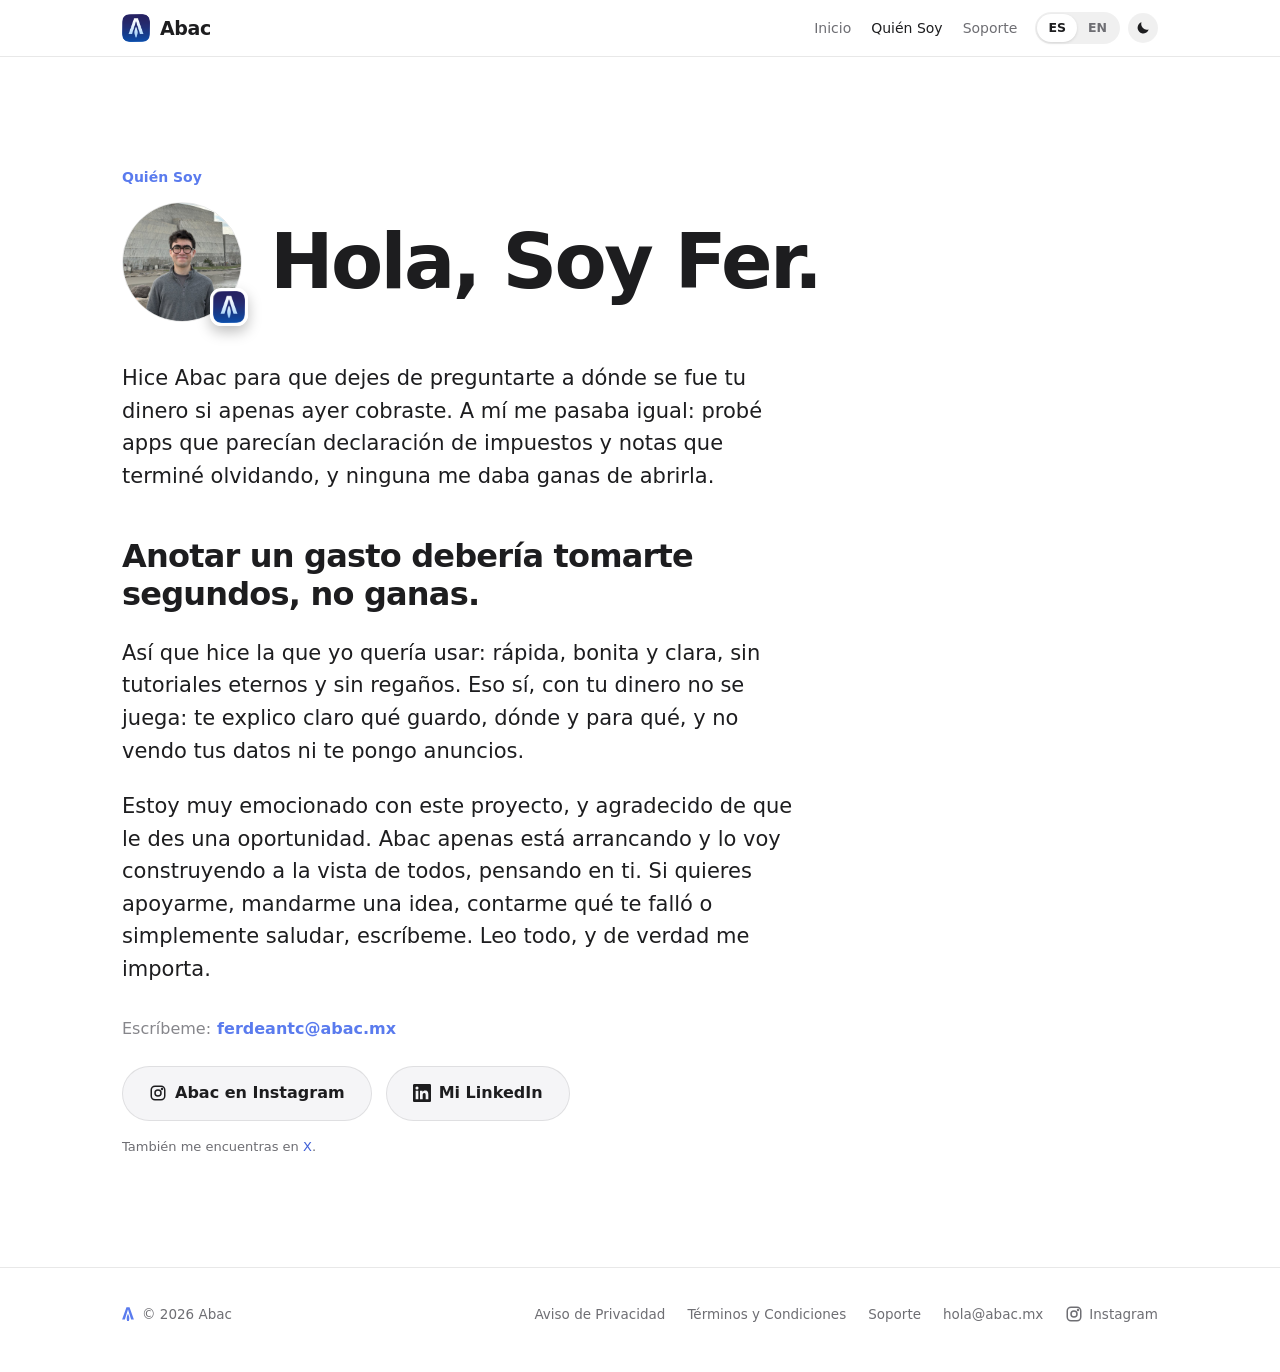
<file: about/index.html>
<!doctype html>
<html lang="es">
<head>
<meta charset="utf-8">
<meta name="viewport" content="width=device-width,initial-scale=1,viewport-fit=cover">
<script>try{var q=new URLSearchParams(location.search).get("lang"),s=localStorage.getItem("abac-lang"),l=q==="en"||q==="es"?q:s;if(l==="en"||l==="es")document.documentElement.lang=l;var t=localStorage.getItem("abac-theme");if(t==="light"||t==="dark")document.documentElement.setAttribute("data-theme",t)}catch(e){}</script>
<title>Quién Soy — Abac</title>
<meta name="description" content="Soy Fer de Antuñano, creador de Abac. Esta es mi historia y por qué hice una app para que veas a dónde va tu dinero.">
<meta name="theme-color" content="#ffffff" media="(prefers-color-scheme: light)"><meta name="theme-color" content="#000000" media="(prefers-color-scheme: dark)">
<link rel="canonical" href="https://abac.mx/about/">
<link rel="alternate" hreflang="es" href="https://abac.mx/about/">
<link rel="alternate" hreflang="en" href="https://abac.mx/about/?lang=en">
<link rel="alternate" hreflang="x-default" href="https://abac.mx/about/">
<link rel="icon" type="image/png" href="/favicon.png">
<link rel="apple-touch-icon" href="/assets/apple-touch-icon.png">
<meta property="og:type" content="website">
<meta property="og:site_name" content="Abac">
<meta property="og:url" content="https://abac.mx/about/">
<meta property="og:title" content="Quién Soy — Abac">
<meta property="og:description" content="Soy Fer de Antuñano, creador de Abac. Esta es mi historia y por qué hice una app para que veas a dónde va tu dinero.">
<meta property="og:image" content="https://abac.mx/assets/og.png">
<meta property="og:image:width" content="1200"><meta property="og:image:height" content="630">
<meta property="og:locale" content="es_MX"><meta property="og:locale:alternate" content="en_US">
<meta name="twitter:card" content="summary_large_image">
<meta name="twitter:title" content="Quién Soy — Abac">
<meta name="twitter:description" content="Soy Fer de Antuñano, creador de Abac. Esta es mi historia y por qué hice una app para que veas a dónde va tu dinero.">
<meta name="twitter:image" content="https://abac.mx/assets/og.png">
<link rel="stylesheet" href="/assets/site.css">
<script>window.ABAC_META={"es": {"t": "Quién Soy — Abac", "d": "Soy Fer de Antuñano, creador de Abac. Esta es mi historia y por qué hice una app para que veas a dónde va tu dinero."}, "en": {"t": "About — Abac", "d": "I'm Fer de Antuñano, the maker of Abac. This is my story and why I built an app so you can see where your money goes."}};</script>

</head>
<body>
<svg width="0" height="0" style="position:absolute" aria-hidden="true"><symbol id="abac-a" viewBox="238 150 548 640"><polygon fill="currentColor" points="582.37 155.75 547.21 155.75 513.24 155.75 441.73 155.75 243.03 725.79 368.26 725.79 411.17 587.53 438.89 498.25 510.87 266.37 513.24 266.37 585.01 498.25 612.65 587.53 655.45 725.79 781.07 725.79 582.37 155.75"/><path fill="currentColor" d="M553.19,559.74c-5.25-17.58-11.38-33.63-18.38-48.15-7-14.52-14.59-26.59-22.76-36.22-8.17,9.63-15.76,21.71-22.76,36.22-7,14.52-13.13,30.57-18.38,48.15-5.25,17.58-9.34,35.93-12.25,55.03-2.92,19.11-4.38,38.01-4.38,56.68s1.46,37.35,4.38,56.46c2.92,19.11,7,37.5,12.25,55.15,5.25,17.66,11.38,33.78,18.38,48.36,7,14.59,14.59,26.7,22.76,36.33,8.17-9.63,15.76-21.73,22.76-36.33,7-14.59,13.13-30.71,18.38-48.36,5.25-17.65,9.34-36.03,12.26-55.15,2.92-19.11,4.37-37.93,4.37-56.46s-1.46-37.57-4.37-56.68c-2.92-19.11-7-37.45-12.26-55.03Z"/></symbol></svg>
<header class="nav"><div class="wrap">
<a class="brand" href="/" aria-label="Abac"><img src="/assets/logo-96.png" width="28" height="28" alt="">Abac</a>
<div class="nav-r"><nav class="nav-links" aria-label="Menu"><a class="hm" href="/"><span data-lang="es">Inicio</span><span data-lang="en">Home</span></a><a href="/about/" aria-current="page"><span data-lang="es">Quién Soy</span><span data-lang="en">About</span></a><a href="/support/"><span data-lang="es">Soporte</span><span data-lang="en">Support</span></a></nav>
<div class="ctl"><div class="langs" role="group" aria-label="Idioma / Language"><button type="button" data-set="es" aria-pressed="true">ES</button><button type="button" data-set="en" aria-pressed="false">EN</button></div><button type="button" class="themebtn" id="themebtn" aria-label="Tema / Theme"><svg class="moon" viewBox="0 0 24 24" fill="currentColor"><path d="M20.5 14.2A8.5 8.5 0 0 1 9.8 3.5a8.5 8.5 0 1 0 10.7 10.7z"/></svg><svg class="sun" viewBox="0 0 24 24" fill="none" stroke="currentColor" stroke-width="2.2" stroke-linecap="round"><circle cx="12" cy="12" r="4"/><path d="M12 2v2M12 20v2M2 12h2M20 12h2M4.9 4.9l1.4 1.4M17.7 17.7l1.4 1.4M4.9 19.1l1.4-1.4M17.7 6.3l1.4-1.4"/></svg></button></div></div>
</div></header>
<main class="page"><div class="wrap">
<div class="kicker reveal"><span data-lang="es">Quién Soy</span><span data-lang="en">About</span></div>
<div class="abouthead reveal d1"><span class="avwrap"><img class="avatar" src="/assets/fer.jpg" width="120" height="120" alt="Fer de Antuñano" loading="eager"><img class="avlogo" src="/assets/logo-96.png" width="36" height="36" alt=""></span><h1><span data-lang="es">Hola, Soy Fer.</span><span data-lang="en">Hi, I'm Fer.</span></h1></div>
<div class="prose reveal d2">
<!-- BORRADOR: Fer ajusta. Tono juvenil; revisa que los datos personales sean ciertos. -->
<div data-lang="es"><p>Hice Abac para que dejes de preguntarte a dónde se fue tu dinero si apenas ayer cobraste. A mí me pasaba igual: probé apps que parecían declaración de impuestos y notas que terminé olvidando, y ninguna me daba ganas de abrirla.</p>
<p class="big">Anotar un gasto debería tomarte segundos, no ganas.</p>
<p>Así que hice la que yo quería usar: rápida, bonita y clara, sin tutoriales eternos y sin regaños. Eso sí, con tu dinero no se juega: te explico claro qué guardo, dónde y para qué, y no vendo tus datos ni te pongo anuncios.</p>
<p>Estoy muy emocionado con este proyecto, y agradecido de que le des una oportunidad. Abac apenas está arrancando y lo voy construyendo a la vista de todos, pensando en ti. Si quieres apoyarme, mandarme una idea, contarme qué te falló o simplemente saludar, escríbeme. Leo todo, y de verdad me importa.</p></div><div data-lang="en"><p>I made Abac so you can stop wondering where your money went when you just got paid yesterday. It happened to me too: I tried apps that looked like a tax return and notes I ended up forgetting, and none of them made me want to open them.</p>
<p class="big">Logging an expense should take you seconds, not willpower.</p>
<p>So I built the one I wanted to use: fast, good-looking, and clear, with no endless tutorials and no scolding. But your money is no joke: I tell you plainly what I store, where, and why, and I don't sell your data or put ads in front of you.</p>
<p>I'm really excited about this project, and grateful that you're giving it a chance. Abac is just getting started and I'm building it in the open, with you in mind. If you want to support me, send me an idea, tell me what went wrong, or just say hi, write to me. I read everything, and I truly care.</p></div>
<a class="mailcard" href="mailto:ferdeantc@abac.mx"><small><span data-lang="es">Escríbeme</span><span data-lang="en">Write to Me</span></small><b>ferdeantc@abac.mx</b><span><span data-lang="es">Para apoyarme, mandarme una idea, contarme qué te falló o lo que sea.</span><span data-lang="en">To support me, send an idea, tell me what went wrong, or anything at all.</span></span></a>
<div class="btns" style="margin-top:22px"><a class="btn ghost" href="https://www.instagram.com/abac.app/" rel="noopener" target="_blank" style="gap:8px"><svg viewBox="0 0 24 24" width="18" height="18" fill="none" stroke="currentColor" stroke-width="2" stroke-linecap="round" stroke-linejoin="round" aria-hidden="true"><rect x="3" y="3" width="18" height="18" rx="5"/><circle cx="12" cy="12" r="4"/><circle cx="17.3" cy="6.7" r=".6" fill="currentColor"/></svg><span data-lang="es">Abac en Instagram</span><span data-lang="en">Abac on Instagram</span></a><a class="btn ghost" href="https://www.linkedin.com/in/ferdeantc/" rel="noopener" target="_blank" style="gap:8px"><svg viewBox="0 0 24 24" width="18" height="18" fill="currentColor" aria-hidden="true"><path d="M20.45 20.45h-3.56v-5.57c0-1.33-.02-3.04-1.85-3.04-1.86 0-2.14 1.45-2.14 2.94v5.67H9.34V9h3.41v1.56h.05c.48-.9 1.64-1.85 3.37-1.85 3.6 0 4.27 2.37 4.27 5.46v6.28zM5.34 7.43a2.06 2.06 0 1 1 0-4.13 2.06 2.06 0 0 1 0 4.13zM7.12 20.45H3.56V9h3.56v11.45zM22.22 0H1.77C.79 0 0 .77 0 1.73v20.54C0 23.23.79 24 1.77 24h20.45c.98 0 1.78-.77 1.78-1.73V1.73C24 .77 23.2 0 22.22 0z"/></svg><span data-lang="es">Mi LinkedIn</span><span data-lang="en">My LinkedIn</span></a></div>
<p class="fine"><span data-lang="es">También me encuentras en <a href="https://x.com/ferdeantc" rel="noopener" target="_blank">X</a>.</span><span data-lang="en">You can also find me on <a href="https://x.com/ferdeantc" rel="noopener" target="_blank">X</a>.</span></p>
</div></div></main>
<footer><div class="wrap">
<span class="fbrand"><svg class="mk fm" aria-hidden="true"><use href="#abac-a"/></svg>© 2026 Abac</span>
<nav aria-label="Legal"><a href="/privacy/"><span data-lang="es">Aviso de Privacidad</span><span data-lang="en">Privacy Policy</span></a><a href="/terms/"><span data-lang="es">Términos y Condiciones</span><span data-lang="en">Terms of Use</span></a><a href="/support/"><span data-lang="es">Soporte</span><span data-lang="en">Support</span></a><a href="mailto:hola@abac.mx">hola@abac.mx</a><a href="https://www.instagram.com/abac.app/" rel="noopener" target="_blank" aria-label="Instagram" style="display:inline-flex;align-items:center;gap:6px"><svg viewBox="0 0 24 24" width="18" height="18" fill="none" stroke="currentColor" stroke-width="2" stroke-linecap="round" stroke-linejoin="round" aria-hidden="true"><rect x="3" y="3" width="18" height="18" rx="5"/><circle cx="12" cy="12" r="4"/><circle cx="17.3" cy="6.7" r=".6" fill="currentColor"/></svg>Instagram</a></nav>
</div></footer>
<script src="/assets/site.js"></script>
</body>
</html>
</file>
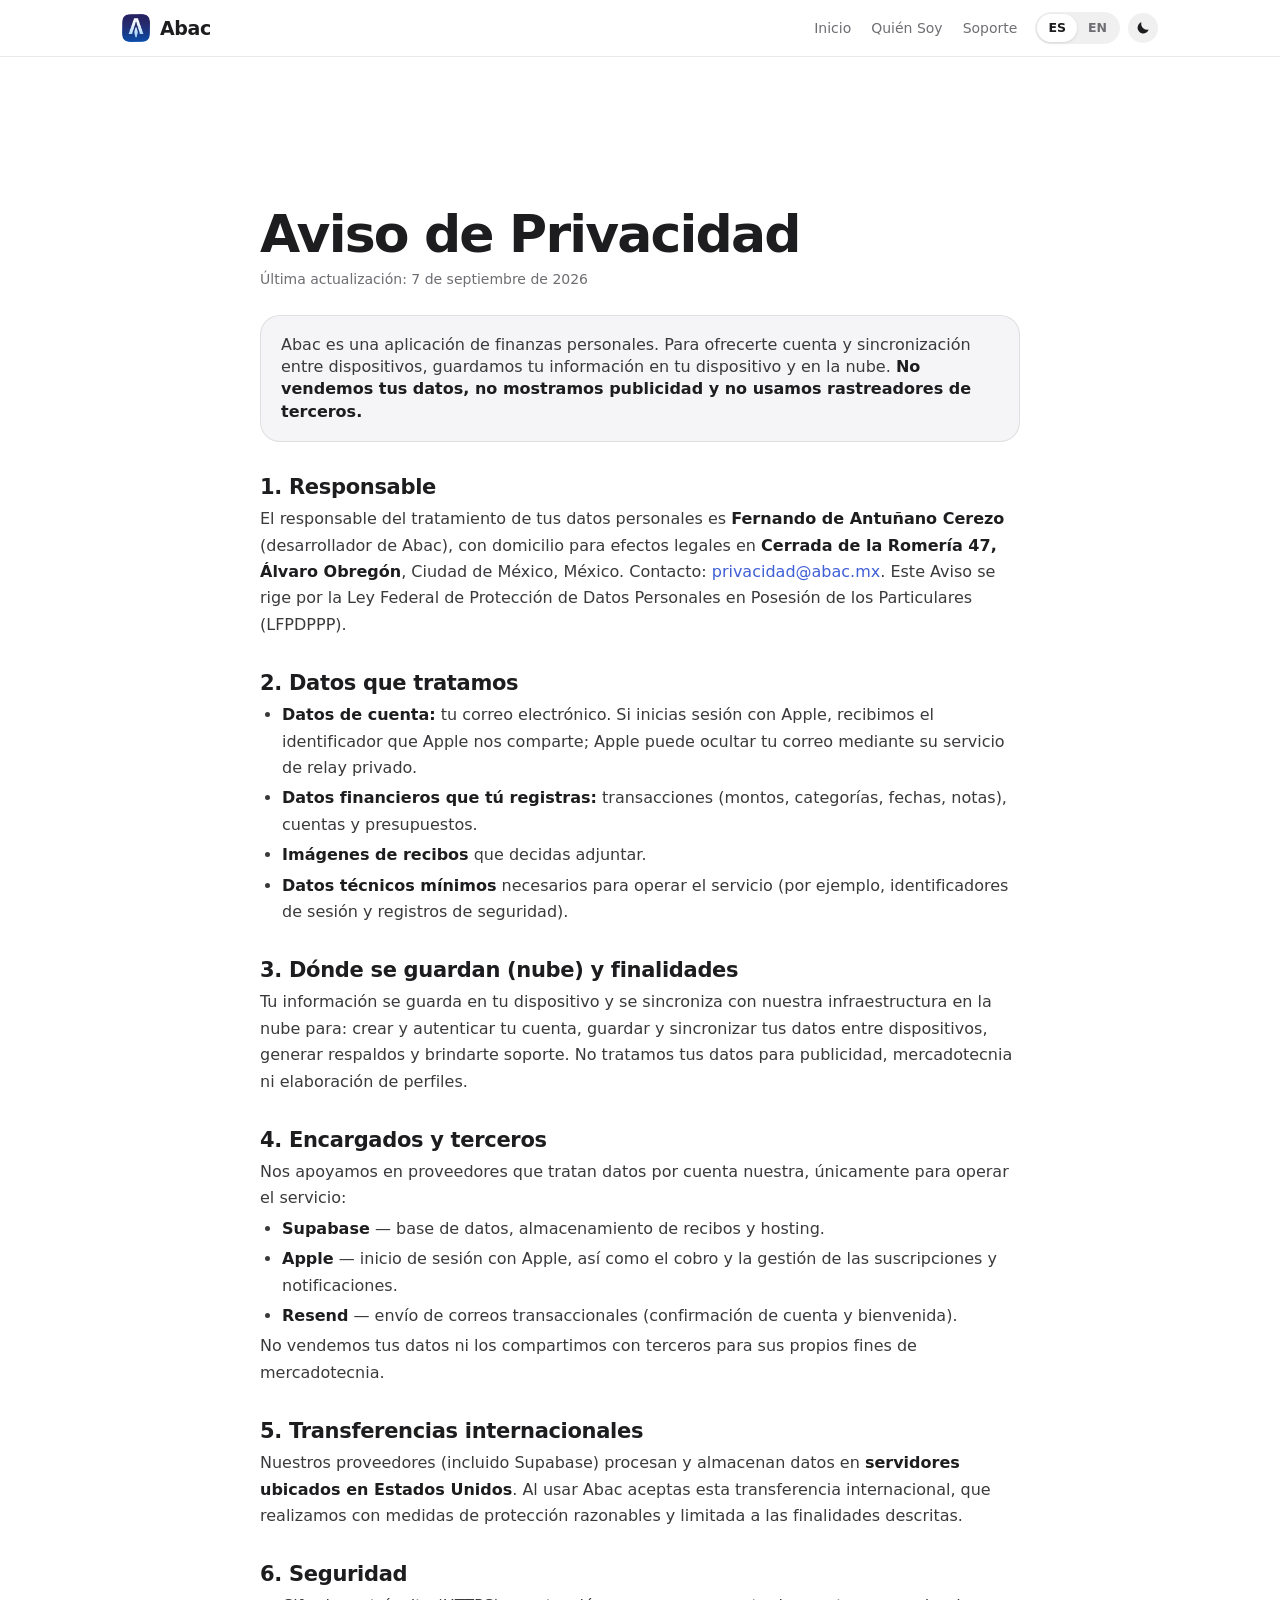
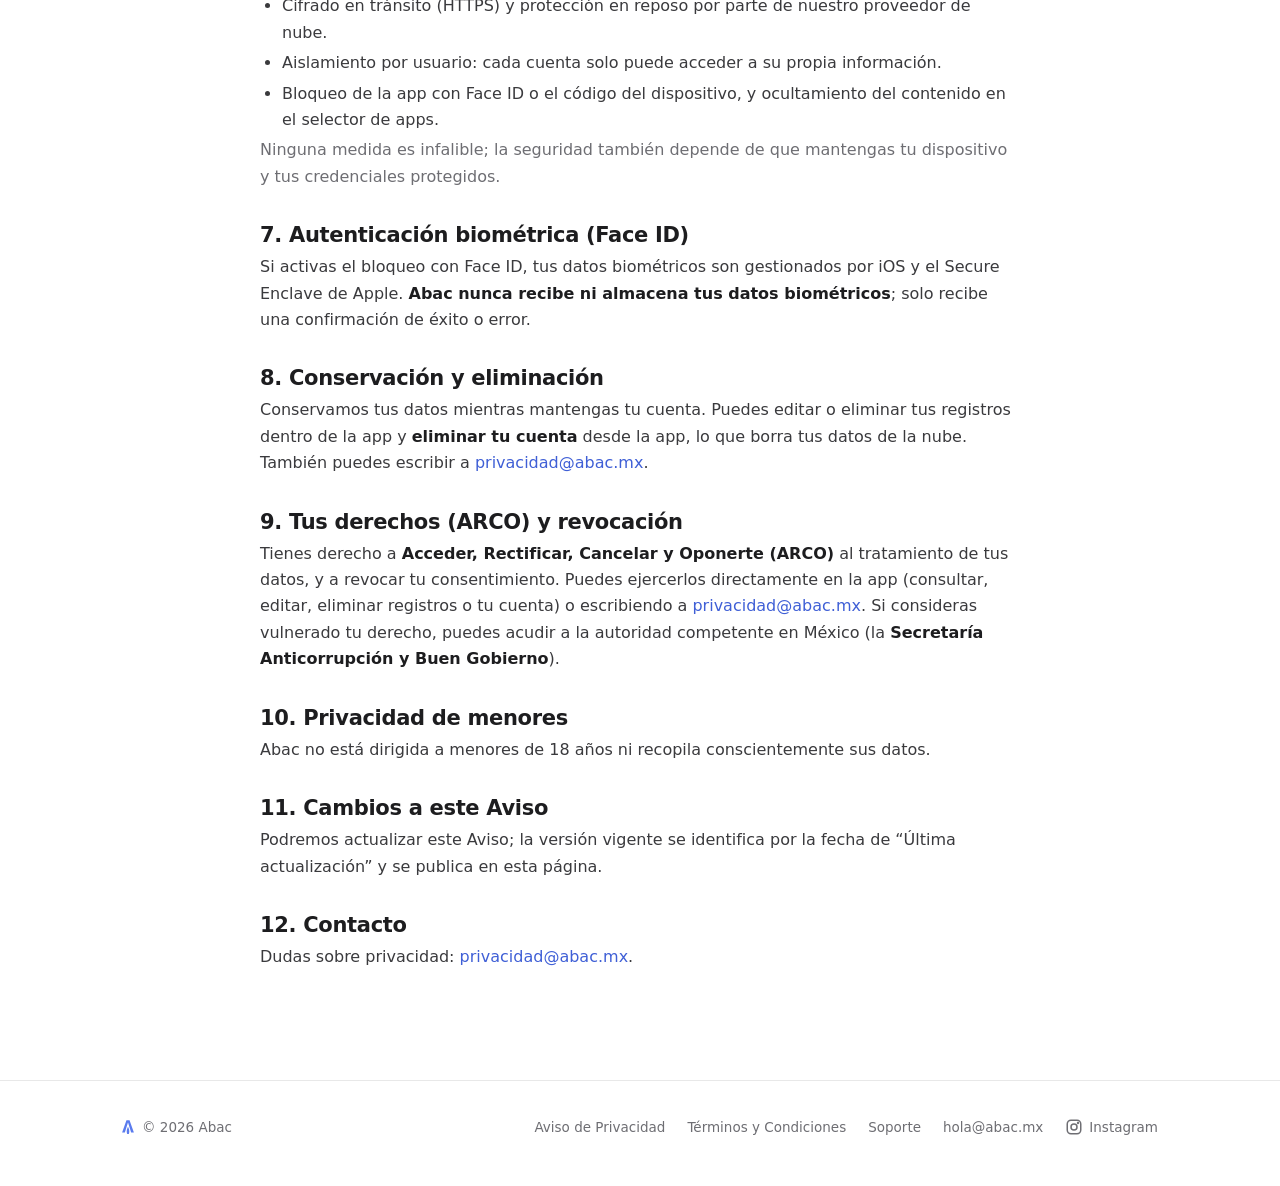
<file: privacy/index.html>
<!doctype html>
<html lang="es">
<head>
<meta charset="utf-8">
<meta name="viewport" content="width=device-width,initial-scale=1,viewport-fit=cover">
<script>try{var q=new URLSearchParams(location.search).get("lang"),s=localStorage.getItem("abac-lang"),l=q==="en"||q==="es"?q:s;if(l==="en"||l==="es")document.documentElement.lang=l;var t=localStorage.getItem("abac-theme");if(t==="light"||t==="dark")document.documentElement.setAttribute("data-theme",t)}catch(e){}</script>
<title>Aviso de Privacidad — Abac</title>
<meta name="description" content="Aviso de Privacidad de Abac: qué datos tratamos, dónde se guardan, con quién los compartimos y cómo ejercer tus derechos ARCO.">
<meta name="theme-color" content="#ffffff" media="(prefers-color-scheme: light)"><meta name="theme-color" content="#000000" media="(prefers-color-scheme: dark)">
<link rel="canonical" href="https://abac.mx/privacy/">
<link rel="alternate" hreflang="es" href="https://abac.mx/privacy/">
<link rel="alternate" hreflang="en" href="https://abac.mx/privacy/?lang=en">
<link rel="alternate" hreflang="x-default" href="https://abac.mx/privacy/">
<link rel="icon" type="image/png" href="/favicon.png">
<link rel="apple-touch-icon" href="/assets/apple-touch-icon.png">
<meta property="og:type" content="website">
<meta property="og:site_name" content="Abac">
<meta property="og:url" content="https://abac.mx/privacy/">
<meta property="og:title" content="Aviso de Privacidad — Abac">
<meta property="og:description" content="Aviso de Privacidad de Abac: qué datos tratamos, dónde se guardan, con quién los compartimos y cómo ejercer tus derechos ARCO.">
<meta property="og:image" content="https://abac.mx/assets/og.png">
<meta property="og:image:width" content="1200"><meta property="og:image:height" content="630">
<meta property="og:locale" content="es_MX"><meta property="og:locale:alternate" content="en_US">
<meta name="twitter:card" content="summary_large_image">
<meta name="twitter:title" content="Aviso de Privacidad — Abac">
<meta name="twitter:description" content="Aviso de Privacidad de Abac: qué datos tratamos, dónde se guardan, con quién los compartimos y cómo ejercer tus derechos ARCO.">
<meta name="twitter:image" content="https://abac.mx/assets/og.png">
<link rel="stylesheet" href="/assets/site.css">
<script>window.ABAC_META={"es": {"t": "Aviso de Privacidad — Abac", "d": "Aviso de Privacidad de Abac: qué datos tratamos, dónde se guardan, con quién los compartimos y cómo ejercer tus derechos ARCO."}, "en": {"t": "Privacy Policy — Abac", "d": "Abac's Privacy Policy: what data we process, where it's stored, who we share it with, and how to exercise your rights."}};</script>

</head>
<body>
<svg width="0" height="0" style="position:absolute" aria-hidden="true"><symbol id="abac-a" viewBox="238 150 548 640"><polygon fill="currentColor" points="582.37 155.75 547.21 155.75 513.24 155.75 441.73 155.75 243.03 725.79 368.26 725.79 411.17 587.53 438.89 498.25 510.87 266.37 513.24 266.37 585.01 498.25 612.65 587.53 655.45 725.79 781.07 725.79 582.37 155.75"/><path fill="currentColor" d="M553.19,559.74c-5.25-17.58-11.38-33.63-18.38-48.15-7-14.52-14.59-26.59-22.76-36.22-8.17,9.63-15.76,21.71-22.76,36.22-7,14.52-13.13,30.57-18.38,48.15-5.25,17.58-9.34,35.93-12.25,55.03-2.92,19.11-4.38,38.01-4.38,56.68s1.46,37.35,4.38,56.46c2.92,19.11,7,37.5,12.25,55.15,5.25,17.66,11.38,33.78,18.38,48.36,7,14.59,14.59,26.7,22.76,36.33,8.17-9.63,15.76-21.73,22.76-36.33,7-14.59,13.13-30.71,18.38-48.36,5.25-17.65,9.34-36.03,12.26-55.15,2.92-19.11,4.37-37.93,4.37-56.46s-1.46-37.57-4.37-56.68c-2.92-19.11-7-37.45-12.26-55.03Z"/></symbol></svg>
<header class="nav"><div class="wrap">
<a class="brand" href="/" aria-label="Abac"><img src="/assets/logo-96.png" width="28" height="28" alt="">Abac</a>
<div class="nav-r"><nav class="nav-links" aria-label="Menu"><a class="hm" href="/"><span data-lang="es">Inicio</span><span data-lang="en">Home</span></a><a href="/about/"><span data-lang="es">Quién Soy</span><span data-lang="en">About</span></a><a href="/support/"><span data-lang="es">Soporte</span><span data-lang="en">Support</span></a></nav>
<div class="ctl"><div class="langs" role="group" aria-label="Idioma / Language"><button type="button" data-set="es" aria-pressed="true">ES</button><button type="button" data-set="en" aria-pressed="false">EN</button></div><button type="button" class="themebtn" id="themebtn" aria-label="Tema / Theme"><svg class="moon" viewBox="0 0 24 24" fill="currentColor"><path d="M20.5 14.2A8.5 8.5 0 0 1 9.8 3.5a8.5 8.5 0 1 0 10.7 10.7z"/></svg><svg class="sun" viewBox="0 0 24 24" fill="none" stroke="currentColor" stroke-width="2.2" stroke-linecap="round"><circle cx="12" cy="12" r="4"/><path d="M12 2v2M12 20v2M2 12h2M20 12h2M4.9 4.9l1.4 1.4M17.7 17.7l1.4 1.4M4.9 19.1l1.4-1.4M17.7 6.3l1.4-1.4"/></svg></button></div></div>
</div></header>
<main class="page"><div class="wrap"><article class="legal">
<section data-lang="es">
    <h1>Aviso de Privacidad</h1>
    <p class="updated">Última actualización: 7 de septiembre de 2026</p>

    <div class="lead">
      Abac es una aplicación de finanzas personales. Para ofrecerte cuenta y sincronización entre
      dispositivos, guardamos tu información en tu dispositivo y en la nube. <strong>No vendemos tus
      datos, no mostramos publicidad y no usamos rastreadores de terceros.</strong>
    </div>

    <h2>1. Responsable</h2>
    <p>El responsable del tratamiento de tus datos personales es <strong>Fernando de Antuñano
      Cerezo</strong> (desarrollador de Abac), con domicilio para efectos legales en
      <strong>Cerrada de la Romería 47, Álvaro Obregón</strong>, Ciudad de México, México. Contacto:
      <a href="mailto:privacidad@abac.mx">privacidad@abac.mx</a>. Este Aviso se rige por la Ley Federal
      de Protección de Datos Personales en Posesión de los Particulares (LFPDPPP).</p>

    <h2>2. Datos que tratamos</h2>
    <ul>
      <li><strong>Datos de cuenta:</strong> tu correo electrónico. Si inicias sesión con Apple, recibimos
        el identificador que Apple nos comparte; Apple puede ocultar tu correo mediante su servicio de
        relay privado.</li>
      <li><strong>Datos financieros que tú registras:</strong> transacciones (montos, categorías, fechas,
        notas), cuentas y presupuestos.</li>
      <li><strong>Imágenes de recibos</strong> que decidas adjuntar.</li>
      <li><strong>Datos técnicos mínimos</strong> necesarios para operar el servicio (por ejemplo,
        identificadores de sesión y registros de seguridad).</li>
    </ul>

    <h2>3. Dónde se guardan (nube) y finalidades</h2>
    <p>Tu información se guarda en tu dispositivo y se sincroniza con nuestra infraestructura en la nube
      para: crear y autenticar tu cuenta, guardar y sincronizar tus datos entre dispositivos, generar
      respaldos y brindarte soporte. No tratamos tus datos para publicidad, mercadotecnia ni elaboración
      de perfiles.</p>

    <h2>4. Encargados y terceros</h2>
    <p>Nos apoyamos en proveedores que tratan datos por cuenta nuestra, únicamente para operar el servicio:</p>
    <ul>
      <li><strong>Supabase</strong> — base de datos, almacenamiento de recibos y hosting.</li>
      <li><strong>Apple</strong> — inicio de sesión con Apple, así como el cobro y la gestión de las
        suscripciones y notificaciones.</li>
      <li><strong>Resend</strong> — envío de correos transaccionales (confirmación de cuenta y bienvenida).</li>
    </ul>
    <p>No vendemos tus datos ni los compartimos con terceros para sus propios fines de mercadotecnia.</p>

    <h2>5. Transferencias internacionales</h2>
    <p>Nuestros proveedores (incluido Supabase) procesan y almacenan datos en <strong>servidores ubicados
      en Estados Unidos</strong>. Al usar Abac aceptas esta transferencia internacional, que realizamos con
      medidas de protección razonables y limitada a las finalidades descritas.</p>

    <h2>6. Seguridad</h2>
    <ul>
      <li>Cifrado en tránsito (HTTPS) y protección en reposo por parte de nuestro proveedor de nube.</li>
      <li>Aislamiento por usuario: cada cuenta solo puede acceder a su propia información.</li>
      <li>Bloqueo de la app con Face ID o el código del dispositivo, y ocultamiento del contenido en el
        selector de apps.</li>
    </ul>
    <p class="muted">Ninguna medida es infalible; la seguridad también depende de que mantengas tu
      dispositivo y tus credenciales protegidos.</p>

    <h2>7. Autenticación biométrica (Face ID)</h2>
    <p>Si activas el bloqueo con Face ID, tus datos biométricos son gestionados por iOS y el Secure Enclave
      de Apple. <strong>Abac nunca recibe ni almacena tus datos biométricos</strong>; solo recibe una
      confirmación de éxito o error.</p>

    <h2>8. Conservación y eliminación</h2>
    <p>Conservamos tus datos mientras mantengas tu cuenta. Puedes editar o eliminar tus registros dentro de
      la app y <strong>eliminar tu cuenta</strong> desde la app, lo que borra tus datos de la nube. También
      puedes escribir a <a href="mailto:privacidad@abac.mx">privacidad@abac.mx</a>.</p>

    <h2>9. Tus derechos (ARCO) y revocación</h2>
    <p>Tienes derecho a <strong>Acceder, Rectificar, Cancelar y Oponerte (ARCO)</strong> al tratamiento de
      tus datos, y a revocar tu consentimiento. Puedes ejercerlos directamente en la app (consultar,
      editar, eliminar registros o tu cuenta) o escribiendo a
      <a href="mailto:privacidad@abac.mx">privacidad@abac.mx</a>. Si consideras vulnerado tu derecho, puedes
      acudir a la autoridad competente en México (la <strong>Secretaría Anticorrupción y Buen
      Gobierno</strong>).</p>

    <h2>10. Privacidad de menores</h2>
    <p>Abac no está dirigida a menores de 18 años ni recopila conscientemente sus datos.</p>

    <h2>11. Cambios a este Aviso</h2>
    <p>Podremos actualizar este Aviso; la versión vigente se identifica por la fecha de “Última
      actualización” y se publica en esta página.</p>

    <h2>12. Contacto</h2>
    <p>Dudas sobre privacidad: <a href="mailto:privacidad@abac.mx">privacidad@abac.mx</a>.</p>
  </section>
<section data-lang="en">
    <h1>Privacy Policy</h1>
    <p class="updated">Last updated: September 7, 2026</p>

    <div class="lead">
      Abac is a personal finance app. To provide accounts and sync across devices, we store your
      information on your device and in the cloud. <strong>We do not sell your data, show ads, or use
      third-party trackers.</strong>
    </div>

    <h2>1. Data controller</h2>
    <p>The controller of your personal data is <strong>Fernando de Antuñano Cerezo</strong> (developer of
      Abac), with legal address at <strong>Cerrada de la Romería 47, Álvaro Obregón</strong>, Mexico City, Mexico.
      Contact: <a href="mailto:privacidad@abac.mx">privacidad@abac.mx</a>. This policy is governed by
      Mexico’s Federal Law on the Protection of Personal Data Held by Private Parties (LFPDPPP).</p>

    <h2>2. Data we process</h2>
    <ul>
      <li><strong>Account data:</strong> your email address. If you use Sign in with Apple, we receive the
        identifier Apple shares with us; Apple may hide your email via its private relay.</li>
      <li><strong>Financial data you enter:</strong> transactions (amounts, categories, dates, notes),
        accounts, and budgets.</li>
      <li><strong>Receipt images</strong> you choose to attach.</li>
      <li><strong>Minimal technical data</strong> needed to run the service (e.g., session identifiers and
        security logs).</li>
    </ul>

    <h2>3. Where it is stored (cloud) and purposes</h2>
    <p>Your information is stored on your device and synced with our cloud infrastructure to: create and
      authenticate your account, store and sync your data across devices, create backups, and provide
      support. We do not process your data for advertising, marketing, or profiling.</p>

    <h2>4. Processors and third parties</h2>
    <p>We rely on providers that process data on our behalf, solely to operate the service:</p>
    <ul>
      <li><strong>Supabase</strong> — database, receipt storage, and hosting.</li>
      <li><strong>Apple</strong> — Sign in with Apple, plus billing and management of subscriptions and
        notifications.</li>
      <li><strong>Resend</strong> — sending transactional emails (account confirmation and welcome).</li>
    </ul>
    <p>We do not sell your data or share it with third parties for their own marketing.</p>

    <h2>5. International transfers</h2>
    <p>Our providers (including Supabase) process and store data on <strong>servers located in the United
      States</strong>. By using Abac you accept this international transfer, which we carry out with
      reasonable safeguards and limited to the purposes described.</p>

    <h2>6. Security</h2>
    <ul>
      <li>Encryption in transit (HTTPS) and protection at rest by our cloud provider.</li>
      <li>Per-user isolation: each account can only access its own information.</li>
      <li>App lock with Face ID or device passcode, and hiding of content in the App Switcher.</li>
    </ul>
    <p class="muted">No measure is infallible; security also depends on you keeping your device and
      credentials protected.</p>

    <h2>7. Biometric authentication (Face ID)</h2>
    <p>If you enable Face ID lock, your biometric data is handled by iOS and Apple’s Secure Enclave.
      <strong>Abac never receives or stores your biometric data</strong>; it only receives a success or
      failure result.</p>

    <h2>8. Retention and deletion</h2>
    <p>We keep your data while your account exists. You can edit or delete your records in the app and
      <strong>delete your account</strong> from within the app, which erases your data from the cloud. You
      may also write to <a href="mailto:privacidad@abac.mx">privacidad@abac.mx</a>.</p>

    <h2>9. Your rights (ARCO) and withdrawal</h2>
    <p>You have the right to <strong>Access, Rectify, Cancel, and Object (ARCO)</strong> to the processing
      of your data, and to withdraw consent. You can exercise these directly in the app (view, edit, delete
      records or your account) or by writing to
      <a href="mailto:privacidad@abac.mx">privacidad@abac.mx</a>. If you believe your rights were infringed,
      you may contact the competent authority in Mexico (the <strong>Ministry of Anti-Corruption and Good
      Governance</strong>).</p>

    <h2>10. Children’s privacy</h2>
    <p>Abac is not directed to minors under 18 and does not knowingly collect their data.</p>

    <h2>11. Changes to this policy</h2>
    <p>We may update this policy; the current version is identified by the “Last updated” date and posted on
      this page.</p>

    <h2>12. Contact</h2>
    <p>Privacy questions: <a href="mailto:privacidad@abac.mx">privacidad@abac.mx</a>.</p>
  </section>
</article></div></main>
<footer><div class="wrap">
<span class="fbrand"><svg class="mk fm" aria-hidden="true"><use href="#abac-a"/></svg>© 2026 Abac</span>
<nav aria-label="Legal"><a href="/privacy/"><span data-lang="es">Aviso de Privacidad</span><span data-lang="en">Privacy Policy</span></a><a href="/terms/"><span data-lang="es">Términos y Condiciones</span><span data-lang="en">Terms of Use</span></a><a href="/support/"><span data-lang="es">Soporte</span><span data-lang="en">Support</span></a><a href="mailto:hola@abac.mx">hola@abac.mx</a><a href="https://www.instagram.com/abac.app/" rel="noopener" target="_blank" aria-label="Instagram" style="display:inline-flex;align-items:center;gap:6px"><svg viewBox="0 0 24 24" width="18" height="18" fill="none" stroke="currentColor" stroke-width="2" stroke-linecap="round" stroke-linejoin="round" aria-hidden="true"><rect x="3" y="3" width="18" height="18" rx="5"/><circle cx="12" cy="12" r="4"/><circle cx="17.3" cy="6.7" r=".6" fill="currentColor"/></svg>Instagram</a></nav>
</div></footer>
<script src="/assets/site.js"></script>
</body>
</html>
</file>
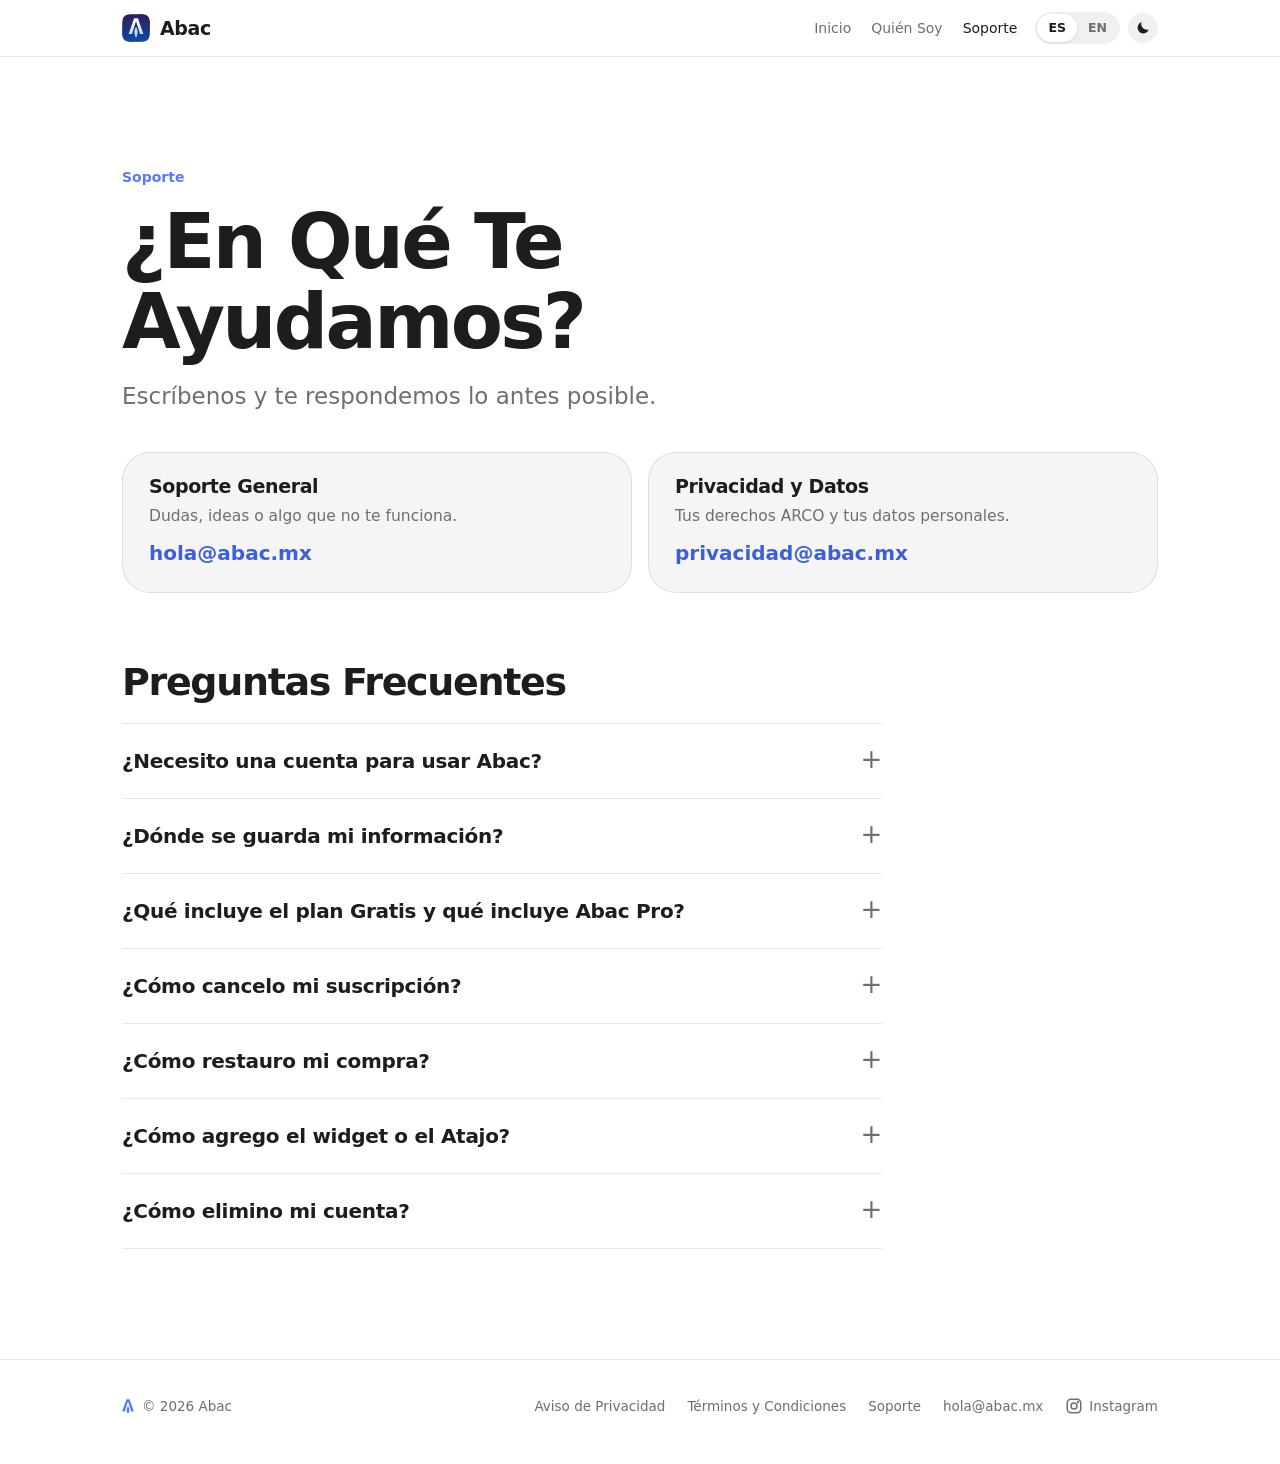
<file: support/index.html>
<!doctype html>
<html lang="es">
<head>
<meta charset="utf-8">
<meta name="viewport" content="width=device-width,initial-scale=1,viewport-fit=cover">
<script>try{var q=new URLSearchParams(location.search).get("lang"),s=localStorage.getItem("abac-lang"),l=q==="en"||q==="es"?q:s;if(l==="en"||l==="es")document.documentElement.lang=l;var t=localStorage.getItem("abac-theme");if(t==="light"||t==="dark")document.documentElement.setAttribute("data-theme",t)}catch(e){}</script>
<title>Soporte — Abac</title>
<meta name="description" content="¿Dudas con Abac? Escríbenos a hola@abac.mx, consulta las preguntas frecuentes y aprende cómo cancelar tu suscripción o eliminar tu cuenta.">
<meta name="theme-color" content="#ffffff" media="(prefers-color-scheme: light)"><meta name="theme-color" content="#000000" media="(prefers-color-scheme: dark)">
<link rel="canonical" href="https://abac.mx/support/">
<link rel="alternate" hreflang="es" href="https://abac.mx/support/">
<link rel="alternate" hreflang="en" href="https://abac.mx/support/?lang=en">
<link rel="alternate" hreflang="x-default" href="https://abac.mx/support/">
<link rel="icon" type="image/png" href="/favicon.png">
<link rel="apple-touch-icon" href="/assets/apple-touch-icon.png">
<meta property="og:type" content="website">
<meta property="og:site_name" content="Abac">
<meta property="og:url" content="https://abac.mx/support/">
<meta property="og:title" content="Soporte — Abac">
<meta property="og:description" content="¿Dudas con Abac? Escríbenos a hola@abac.mx, consulta las preguntas frecuentes y aprende cómo cancelar tu suscripción o eliminar tu cuenta.">
<meta property="og:image" content="https://abac.mx/assets/og.png">
<meta property="og:image:width" content="1200"><meta property="og:image:height" content="630">
<meta property="og:locale" content="es_MX"><meta property="og:locale:alternate" content="en_US">
<meta name="twitter:card" content="summary_large_image">
<meta name="twitter:title" content="Soporte — Abac">
<meta name="twitter:description" content="¿Dudas con Abac? Escríbenos a hola@abac.mx, consulta las preguntas frecuentes y aprende cómo cancelar tu suscripción o eliminar tu cuenta.">
<meta name="twitter:image" content="https://abac.mx/assets/og.png">
<link rel="stylesheet" href="/assets/site.css">
<script>window.ABAC_META={"es": {"t": "Soporte — Abac", "d": "¿Dudas con Abac? Escríbenos a hola@abac.mx, consulta las preguntas frecuentes y aprende cómo cancelar tu suscripción o eliminar tu cuenta."}, "en": {"t": "Support — Abac", "d": "Questions about Abac? Write to hola@abac.mx, read the FAQ, and learn how to cancel your subscription or delete your account."}};</script>

</head>
<body>
<svg width="0" height="0" style="position:absolute" aria-hidden="true"><symbol id="abac-a" viewBox="238 150 548 640"><polygon fill="currentColor" points="582.37 155.75 547.21 155.75 513.24 155.75 441.73 155.75 243.03 725.79 368.26 725.79 411.17 587.53 438.89 498.25 510.87 266.37 513.24 266.37 585.01 498.25 612.65 587.53 655.45 725.79 781.07 725.79 582.37 155.75"/><path fill="currentColor" d="M553.19,559.74c-5.25-17.58-11.38-33.63-18.38-48.15-7-14.52-14.59-26.59-22.76-36.22-8.17,9.63-15.76,21.71-22.76,36.22-7,14.52-13.13,30.57-18.38,48.15-5.25,17.58-9.34,35.93-12.25,55.03-2.92,19.11-4.38,38.01-4.38,56.68s1.46,37.35,4.38,56.46c2.92,19.11,7,37.5,12.25,55.15,5.25,17.66,11.38,33.78,18.38,48.36,7,14.59,14.59,26.7,22.76,36.33,8.17-9.63,15.76-21.73,22.76-36.33,7-14.59,13.13-30.71,18.38-48.36,5.25-17.65,9.34-36.03,12.26-55.15,2.92-19.11,4.37-37.93,4.37-56.46s-1.46-37.57-4.37-56.68c-2.92-19.11-7-37.45-12.26-55.03Z"/></symbol></svg>
<header class="nav"><div class="wrap">
<a class="brand" href="/" aria-label="Abac"><img src="/assets/logo-96.png" width="28" height="28" alt="">Abac</a>
<div class="nav-r"><nav class="nav-links" aria-label="Menu"><a class="hm" href="/"><span data-lang="es">Inicio</span><span data-lang="en">Home</span></a><a href="/about/"><span data-lang="es">Quién Soy</span><span data-lang="en">About</span></a><a href="/support/" aria-current="page"><span data-lang="es">Soporte</span><span data-lang="en">Support</span></a></nav>
<div class="ctl"><div class="langs" role="group" aria-label="Idioma / Language"><button type="button" data-set="es" aria-pressed="true">ES</button><button type="button" data-set="en" aria-pressed="false">EN</button></div><button type="button" class="themebtn" id="themebtn" aria-label="Tema / Theme"><svg class="moon" viewBox="0 0 24 24" fill="currentColor"><path d="M20.5 14.2A8.5 8.5 0 0 1 9.8 3.5a8.5 8.5 0 1 0 10.7 10.7z"/></svg><svg class="sun" viewBox="0 0 24 24" fill="none" stroke="currentColor" stroke-width="2.2" stroke-linecap="round"><circle cx="12" cy="12" r="4"/><path d="M12 2v2M12 20v2M2 12h2M20 12h2M4.9 4.9l1.4 1.4M17.7 17.7l1.4 1.4M4.9 19.1l1.4-1.4M17.7 6.3l1.4-1.4"/></svg></button></div></div>
</div></header>
<main class="page"><div class="wrap">
<div class="kicker reveal"><span data-lang="es">Soporte</span><span data-lang="en">Support</span></div>
<h1 class="reveal d1"><span data-lang="es">¿En Qué Te<br>Ayudamos?</span><span data-lang="en">How Can<br>We Help?</span></h1>
<p class="lead reveal d2"><span data-lang="es">Escríbenos y te respondemos lo antes posible.</span><span data-lang="en">Write to us and we'll get back to you as soon as we can.</span></p>
<div class="contact reveal">
<div class="fcard"><h3><span data-lang="es">Soporte General</span><span data-lang="en">General Support</span></h3><p style="margin-bottom:10px"><span data-lang="es">Dudas, ideas o algo que no te funciona.</span><span data-lang="en">Questions, ideas, or something that isn't working for you.</span></p><a href="mailto:hola@abac.mx">hola@abac.mx</a></div>
<div class="fcard"><h3><span data-lang="es">Privacidad y Datos</span><span data-lang="en">Privacy & Data</span></h3><p style="margin-bottom:10px"><span data-lang="es">Tus derechos ARCO y tus datos personales.</span><span data-lang="en">Your ARCO rights and your personal data.</span></p><a href="mailto:privacidad@abac.mx">privacidad@abac.mx</a></div>
</div>
<h2 class="h2s reveal"><span data-lang="es">Preguntas Frecuentes</span><span data-lang="en">Frequently Asked Questions</span></h2>
<div class="faq reveal"><details><summary><span data-lang="es">¿Necesito una cuenta para usar Abac?</span><span data-lang="en">Do I need an account to use Abac?</span></summary><p data-lang="es">Puedes crear tu cuenta con tu correo o con Apple. Tu cuenta es la que permite sincronizar tu información entre dispositivos.</p><p data-lang="en">You can create your account with your email or with Apple. Your account is what lets your information sync across devices.</p></details><details><summary><span data-lang="es">¿Dónde se guarda mi información?</span><span data-lang="en">Where is my information stored?</span></summary><p data-lang="es">En tu dispositivo y en la nube, para poder sincronizarla. Nuestros proveedores almacenan datos en servidores ubicados en Estados Unidos. Los detalles están en el <a href="/privacy/">Aviso de Privacidad</a>.</p><p data-lang="en">On your device and in the cloud, so it can sync. Our providers store data on servers located in the United States. The details are in the <a href="/privacy/">Privacy Policy</a>.</p></details><details><summary><span data-lang="es">¿Qué incluye el plan Gratis y qué incluye Abac Pro?</span><span data-lang="en">What's in the Free plan and what's in Abac Pro?</span></summary><p data-lang="es">Gratis incluye hasta 4 cuentas, hasta 3 presupuestos, el registro de movimientos, el widget de Movimientos Recientes y Siri y Atajos. Abac Pro suma cuentas y presupuestos ilimitados, reportes y gráficas, todos los widgets y todo lo nuevo que agreguemos. Cuesta $79 MXN al mes o $790 MXN al año, con 7 días de prueba gratis.</p><p data-lang="en">Free includes up to 4 accounts, up to 3 budgets, transaction tracking, the Recent Transactions widget, and Siri & Shortcuts. Abac Pro adds unlimited accounts and budgets, reports and charts, all widgets, and every new feature we add. It costs $79 MXN a month or $790 MXN a year, with a 7-day free trial.</p></details><details><summary><span data-lang="es">¿Cómo cancelo mi suscripción?</span><span data-lang="en">How do I cancel my subscription?</span></summary><p data-lang="es">Las suscripciones las gestiona Apple. En tu iPhone abre Ajustes, toca tu nombre, luego Suscripciones, elige Abac y toca Cancelar Suscripción. Hazlo al menos 24 horas antes de que termine el periodo para que no se renueve. Eliminar tu cuenta de Abac no cancela la suscripción de Apple, así que cancélala primero.</p><p data-lang="en">Subscriptions are managed by Apple. On your iPhone, open Settings, tap your name, then Subscriptions, choose Abac, and tap Cancel Subscription. Do it at least 24 hours before the period ends so it doesn't renew. Deleting your Abac account doesn't cancel your Apple subscription, so cancel it first.</p></details><details><summary><span data-lang="es">¿Cómo restauro mi compra?</span><span data-lang="en">How do I restore my purchase?</span></summary><p data-lang="es">En la pantalla de planes de Abac toca Restaurar Compras, con la misma Apple Account con la que te suscribiste.</p><p data-lang="en">On Abac's plans screen, tap Restore Purchases, using the same Apple Account you subscribed with.</p></details><details><summary><span data-lang="es">¿Cómo agrego el widget o el Atajo?</span><span data-lang="en">How do I add the widget or the Shortcut?</span></summary><p data-lang="es">Para el widget, mantén presionada tu pantalla de inicio, toca el botón + y busca Abac. Para el Atajo, abre la app Atajos y busca las acciones de Abac, o pídele a Siri que anote un gasto.</p><p data-lang="en">For the widget, press and hold your Home Screen, tap the + button, and search for Abac. For the Shortcut, open the Shortcuts app and look for Abac's actions, or ask Siri to log an expense.</p></details><details><summary><span data-lang="es">¿Cómo elimino mi cuenta?</span><span data-lang="en">How do I delete my account?</span></summary><p data-lang="es">Desde la app: en Inicio toca el ícono de cuadros (arriba a la derecha), entra a Ajustes, luego a Cuenta y toca Eliminar Cuenta. Esto borra tu cuenta y tus datos, en tu iPhone y en la nube. Si prefieres, escríbenos a <a href="mailto:privacidad@abac.mx">privacidad@abac.mx</a> y lo hacemos contigo. Recuerda cancelar antes tu suscripción en Apple si tienes una.</p><p data-lang="en">From the app: on Home, tap the grid icon (top right), go to Settings, then Account, and tap Delete Account. This erases your account and your data, on your iPhone and in the cloud. If you prefer, write to <a href="mailto:privacidad@abac.mx">privacidad@abac.mx</a> and we'll do it with you. Remember to cancel your Apple subscription first if you have one.</p></details></div>
</div></main>
<footer><div class="wrap">
<span class="fbrand"><svg class="mk fm" aria-hidden="true"><use href="#abac-a"/></svg>© 2026 Abac</span>
<nav aria-label="Legal"><a href="/privacy/"><span data-lang="es">Aviso de Privacidad</span><span data-lang="en">Privacy Policy</span></a><a href="/terms/"><span data-lang="es">Términos y Condiciones</span><span data-lang="en">Terms of Use</span></a><a href="/support/"><span data-lang="es">Soporte</span><span data-lang="en">Support</span></a><a href="mailto:hola@abac.mx">hola@abac.mx</a><a href="https://www.instagram.com/abac.app/" rel="noopener" target="_blank" aria-label="Instagram" style="display:inline-flex;align-items:center;gap:6px"><svg viewBox="0 0 24 24" width="18" height="18" fill="none" stroke="currentColor" stroke-width="2" stroke-linecap="round" stroke-linejoin="round" aria-hidden="true"><rect x="3" y="3" width="18" height="18" rx="5"/><circle cx="12" cy="12" r="4"/><circle cx="17.3" cy="6.7" r=".6" fill="currentColor"/></svg>Instagram</a></nav>
</div></footer>
<script src="/assets/site.js"></script>
</body>
</html>
</file>
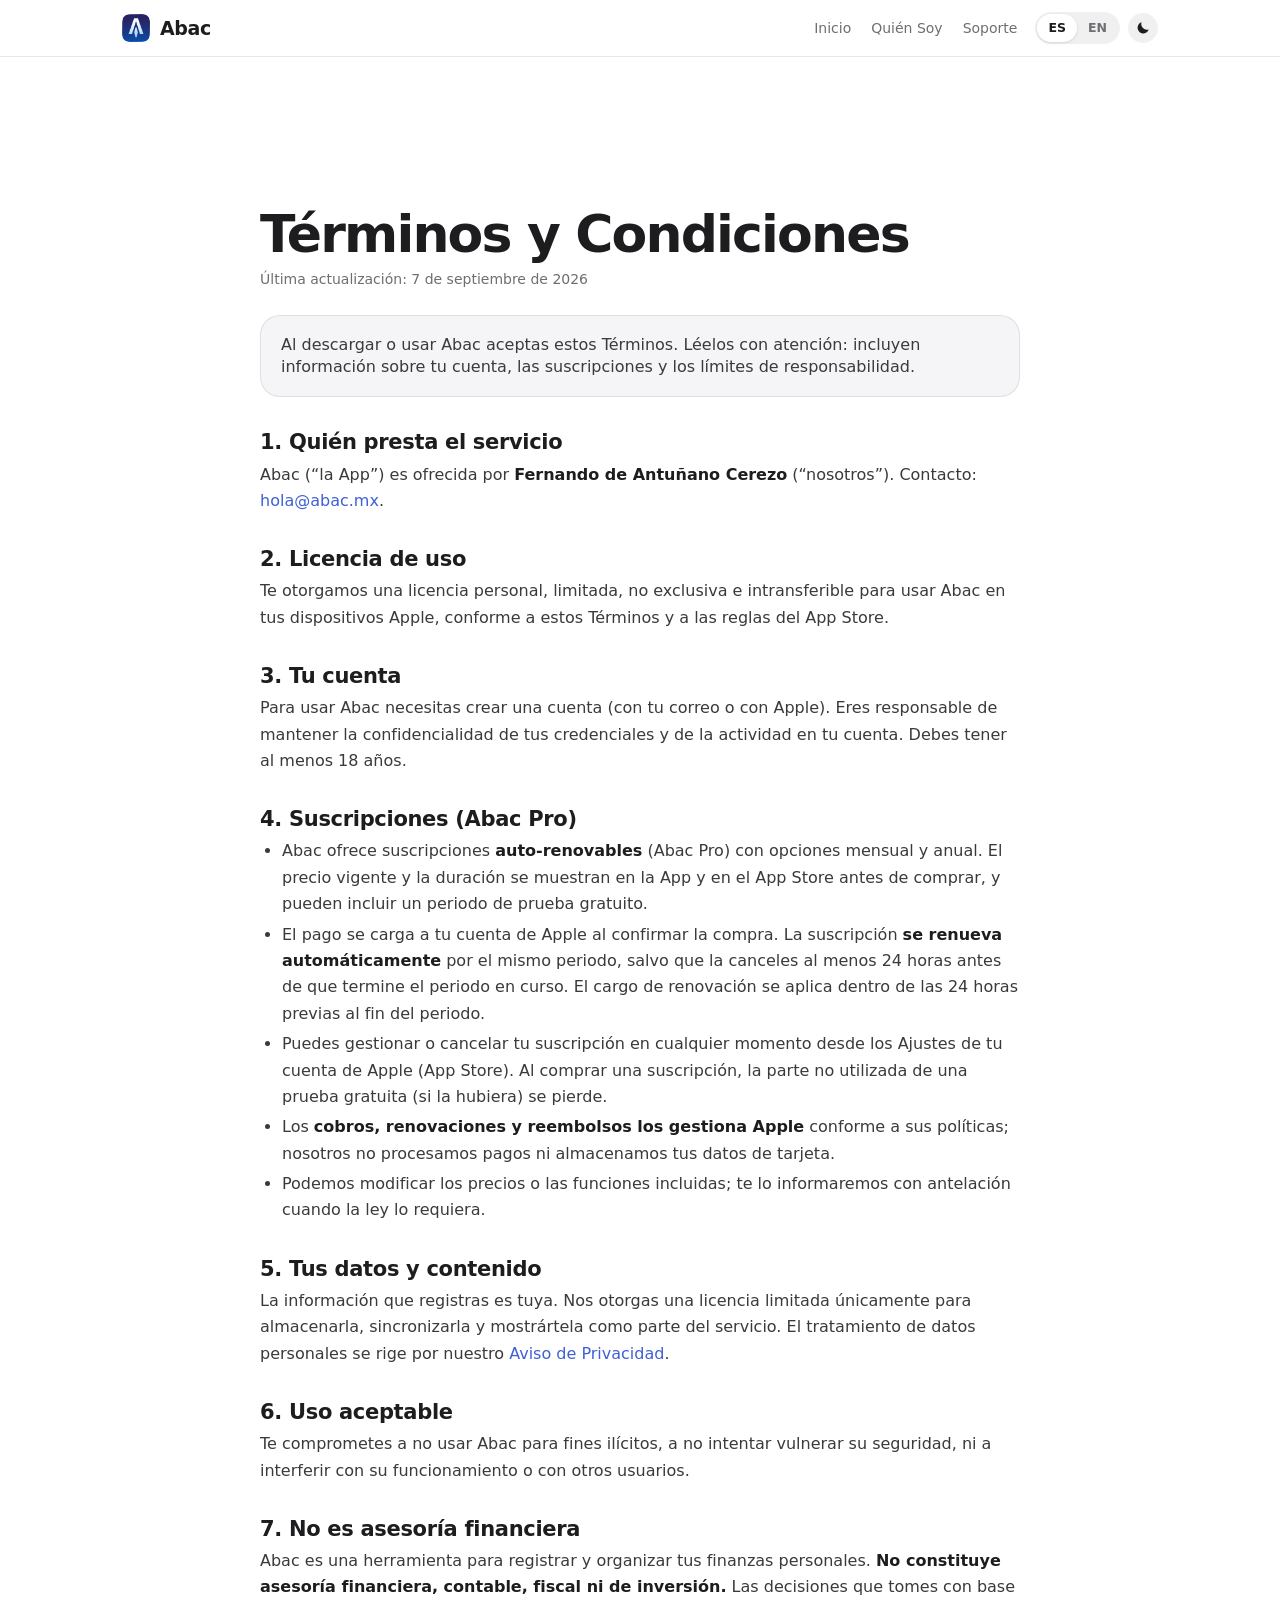
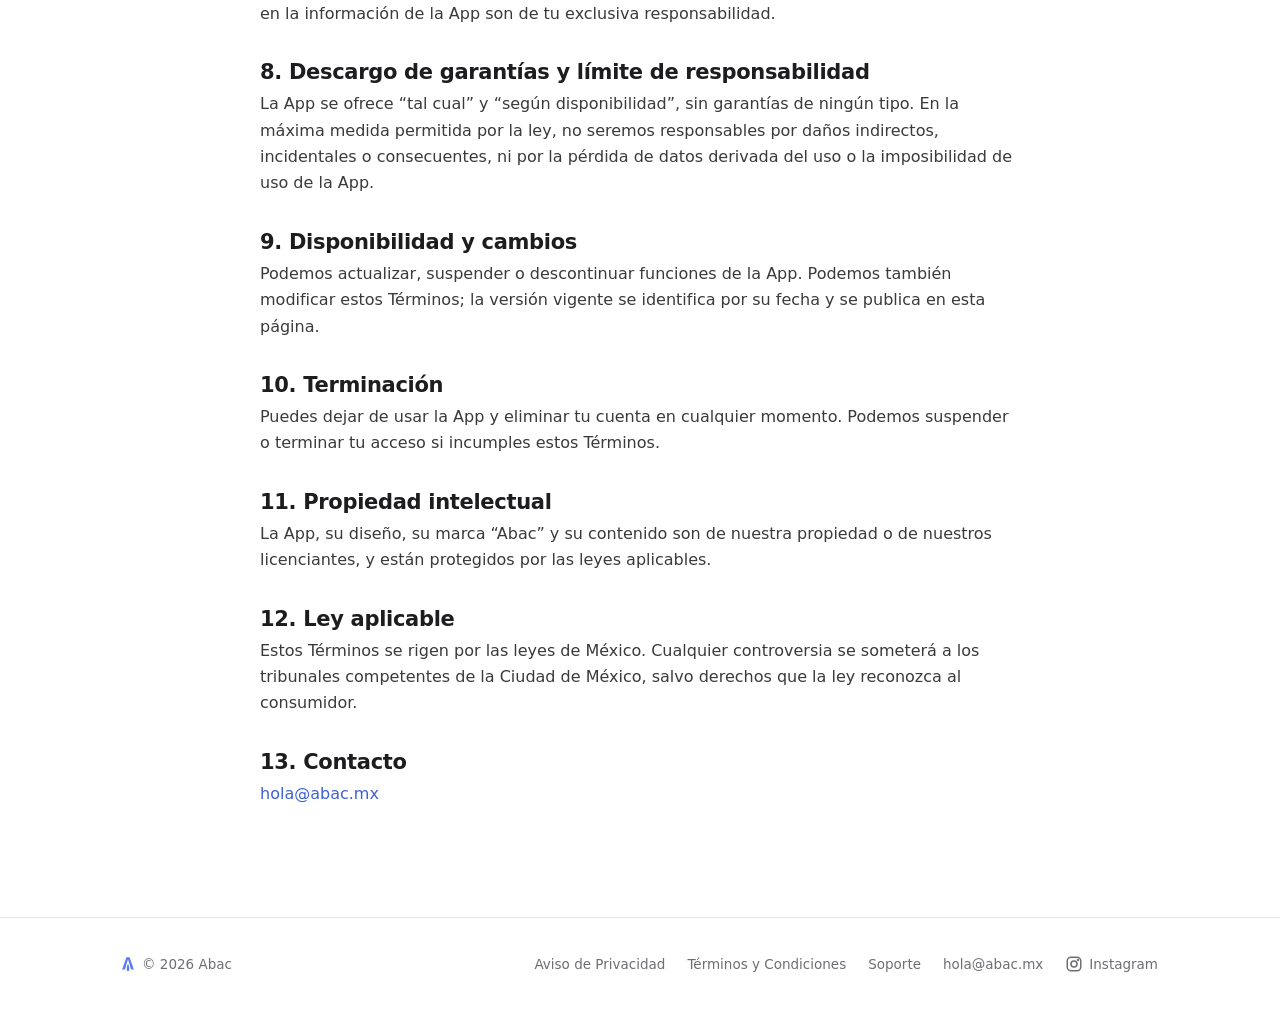
<file: terms/index.html>
<!doctype html>
<html lang="es">
<head>
<meta charset="utf-8">
<meta name="viewport" content="width=device-width,initial-scale=1,viewport-fit=cover">
<script>try{var q=new URLSearchParams(location.search).get("lang"),s=localStorage.getItem("abac-lang"),l=q==="en"||q==="es"?q:s;if(l==="en"||l==="es")document.documentElement.lang=l;var t=localStorage.getItem("abac-theme");if(t==="light"||t==="dark")document.documentElement.setAttribute("data-theme",t)}catch(e){}</script>
<title>Términos y Condiciones — Abac</title>
<meta name="description" content="Términos y Condiciones de uso de Abac, la app de finanzas personales para iPhone.">
<meta name="theme-color" content="#ffffff" media="(prefers-color-scheme: light)"><meta name="theme-color" content="#000000" media="(prefers-color-scheme: dark)">
<link rel="canonical" href="https://abac.mx/terms/">
<link rel="alternate" hreflang="es" href="https://abac.mx/terms/">
<link rel="alternate" hreflang="en" href="https://abac.mx/terms/?lang=en">
<link rel="alternate" hreflang="x-default" href="https://abac.mx/terms/">
<link rel="icon" type="image/png" href="/favicon.png">
<link rel="apple-touch-icon" href="/assets/apple-touch-icon.png">
<meta property="og:type" content="website">
<meta property="og:site_name" content="Abac">
<meta property="og:url" content="https://abac.mx/terms/">
<meta property="og:title" content="Términos y Condiciones — Abac">
<meta property="og:description" content="Términos y Condiciones de uso de Abac, la app de finanzas personales para iPhone.">
<meta property="og:image" content="https://abac.mx/assets/og.png">
<meta property="og:image:width" content="1200"><meta property="og:image:height" content="630">
<meta property="og:locale" content="es_MX"><meta property="og:locale:alternate" content="en_US">
<meta name="twitter:card" content="summary_large_image">
<meta name="twitter:title" content="Términos y Condiciones — Abac">
<meta name="twitter:description" content="Términos y Condiciones de uso de Abac, la app de finanzas personales para iPhone.">
<meta name="twitter:image" content="https://abac.mx/assets/og.png">
<link rel="stylesheet" href="/assets/site.css">
<script>window.ABAC_META={"es": {"t": "Términos y Condiciones — Abac", "d": "Términos y Condiciones de uso de Abac, la app de finanzas personales para iPhone."}, "en": {"t": "Terms of Use — Abac", "d": "Terms of Use for Abac, the personal finance app for iPhone."}};</script>

</head>
<body>
<svg width="0" height="0" style="position:absolute" aria-hidden="true"><symbol id="abac-a" viewBox="238 150 548 640"><polygon fill="currentColor" points="582.37 155.75 547.21 155.75 513.24 155.75 441.73 155.75 243.03 725.79 368.26 725.79 411.17 587.53 438.89 498.25 510.87 266.37 513.24 266.37 585.01 498.25 612.65 587.53 655.45 725.79 781.07 725.79 582.37 155.75"/><path fill="currentColor" d="M553.19,559.74c-5.25-17.58-11.38-33.63-18.38-48.15-7-14.52-14.59-26.59-22.76-36.22-8.17,9.63-15.76,21.71-22.76,36.22-7,14.52-13.13,30.57-18.38,48.15-5.25,17.58-9.34,35.93-12.25,55.03-2.92,19.11-4.38,38.01-4.38,56.68s1.46,37.35,4.38,56.46c2.92,19.11,7,37.5,12.25,55.15,5.25,17.66,11.38,33.78,18.38,48.36,7,14.59,14.59,26.7,22.76,36.33,8.17-9.63,15.76-21.73,22.76-36.33,7-14.59,13.13-30.71,18.38-48.36,5.25-17.65,9.34-36.03,12.26-55.15,2.92-19.11,4.37-37.93,4.37-56.46s-1.46-37.57-4.37-56.68c-2.92-19.11-7-37.45-12.26-55.03Z"/></symbol></svg>
<header class="nav"><div class="wrap">
<a class="brand" href="/" aria-label="Abac"><img src="/assets/logo-96.png" width="28" height="28" alt="">Abac</a>
<div class="nav-r"><nav class="nav-links" aria-label="Menu"><a class="hm" href="/"><span data-lang="es">Inicio</span><span data-lang="en">Home</span></a><a href="/about/"><span data-lang="es">Quién Soy</span><span data-lang="en">About</span></a><a href="/support/"><span data-lang="es">Soporte</span><span data-lang="en">Support</span></a></nav>
<div class="ctl"><div class="langs" role="group" aria-label="Idioma / Language"><button type="button" data-set="es" aria-pressed="true">ES</button><button type="button" data-set="en" aria-pressed="false">EN</button></div><button type="button" class="themebtn" id="themebtn" aria-label="Tema / Theme"><svg class="moon" viewBox="0 0 24 24" fill="currentColor"><path d="M20.5 14.2A8.5 8.5 0 0 1 9.8 3.5a8.5 8.5 0 1 0 10.7 10.7z"/></svg><svg class="sun" viewBox="0 0 24 24" fill="none" stroke="currentColor" stroke-width="2.2" stroke-linecap="round"><circle cx="12" cy="12" r="4"/><path d="M12 2v2M12 20v2M2 12h2M20 12h2M4.9 4.9l1.4 1.4M17.7 17.7l1.4 1.4M4.9 19.1l1.4-1.4M17.7 6.3l1.4-1.4"/></svg></button></div></div>
</div></header>
<main class="page"><div class="wrap"><article class="legal">
<section data-lang="es">
    <h1>Términos y Condiciones</h1>
    <p class="updated">Última actualización: 7 de septiembre de 2026</p>

    <div class="lead">
      Al descargar o usar Abac aceptas estos Términos. Léelos con atención: incluyen información sobre tu
      cuenta, las suscripciones y los límites de responsabilidad.
    </div>

    <h2>1. Quién presta el servicio</h2>
    <p>Abac (“la App”) es ofrecida por <strong>Fernando de Antuñano Cerezo</strong> (“nosotros”). Contacto:
      <a href="mailto:hola@abac.mx">hola@abac.mx</a>.</p>

    <h2>2. Licencia de uso</h2>
    <p>Te otorgamos una licencia personal, limitada, no exclusiva e intransferible para usar Abac en tus
      dispositivos Apple, conforme a estos Términos y a las reglas del App Store.</p>

    <h2>3. Tu cuenta</h2>
    <p>Para usar Abac necesitas crear una cuenta (con tu correo o con Apple). Eres responsable de mantener la
      confidencialidad de tus credenciales y de la actividad en tu cuenta. Debes tener al menos 18 años.</p>

    <h2>4. Suscripciones (Abac Pro)</h2>
    <ul>
      <li>Abac ofrece suscripciones <strong>auto-renovables</strong> (Abac Pro) con opciones mensual y
        anual. El precio vigente y la duración se muestran en la App y en el App Store antes de comprar, y
        pueden incluir un periodo de prueba gratuito.</li>
      <li>El pago se carga a tu cuenta de Apple al confirmar la compra. La suscripción <strong>se renueva
        automáticamente</strong> por el mismo periodo, salvo que la canceles al menos 24 horas antes de que
        termine el periodo en curso. El cargo de renovación se aplica dentro de las 24 horas previas al fin
        del periodo.</li>
      <li>Puedes gestionar o cancelar tu suscripción en cualquier momento desde los Ajustes de tu cuenta de
        Apple (App Store). Al comprar una suscripción, la parte no utilizada de una prueba gratuita (si la
        hubiera) se pierde.</li>
      <li>Los <strong>cobros, renovaciones y reembolsos los gestiona Apple</strong> conforme a sus políticas;
        nosotros no procesamos pagos ni almacenamos tus datos de tarjeta.</li>
      <li>Podemos modificar los precios o las funciones incluidas; te lo informaremos con antelación cuando
        la ley lo requiera.</li>
    </ul>

    <h2>5. Tus datos y contenido</h2>
    <p>La información que registras es tuya. Nos otorgas una licencia limitada únicamente para almacenarla,
      sincronizarla y mostrártela como parte del servicio. El tratamiento de datos personales se rige por
      nuestro <a href="/privacy">Aviso de Privacidad</a>.</p>

    <h2>6. Uso aceptable</h2>
    <p>Te comprometes a no usar Abac para fines ilícitos, a no intentar vulnerar su seguridad, ni a
      interferir con su funcionamiento o con otros usuarios.</p>

    <h2>7. No es asesoría financiera</h2>
    <p>Abac es una herramienta para registrar y organizar tus finanzas personales. <strong>No constituye
      asesoría financiera, contable, fiscal ni de inversión.</strong> Las decisiones que tomes con base en
      la información de la App son de tu exclusiva responsabilidad.</p>

    <h2>8. Descargo de garantías y límite de responsabilidad</h2>
    <p>La App se ofrece “tal cual” y “según disponibilidad”, sin garantías de ningún tipo. En la máxima
      medida permitida por la ley, no seremos responsables por daños indirectos, incidentales o
      consecuentes, ni por la pérdida de datos derivada del uso o la imposibilidad de uso de la App.</p>

    <h2>9. Disponibilidad y cambios</h2>
    <p>Podemos actualizar, suspender o descontinuar funciones de la App. Podemos también modificar estos
      Términos; la versión vigente se identifica por su fecha y se publica en esta página.</p>

    <h2>10. Terminación</h2>
    <p>Puedes dejar de usar la App y eliminar tu cuenta en cualquier momento. Podemos suspender o terminar tu
      acceso si incumples estos Términos.</p>

    <h2>11. Propiedad intelectual</h2>
    <p>La App, su diseño, su marca “Abac” y su contenido son de nuestra propiedad o de nuestros licenciantes,
      y están protegidos por las leyes aplicables.</p>

    <h2>12. Ley aplicable</h2>
    <p>Estos Términos se rigen por las leyes de México. Cualquier controversia se someterá a los tribunales
      competentes de la Ciudad de México, salvo derechos que la ley reconozca al consumidor.</p>

    <h2>13. Contacto</h2>
    <p><a href="mailto:hola@abac.mx">hola@abac.mx</a></p>
  </section>
<section data-lang="en">
    <h1>Terms of Use</h1>
    <p class="updated">Last updated: September 7, 2026</p>

    <div class="lead">
      By downloading or using Abac you agree to these Terms. Please read them carefully: they cover your
      account, subscriptions, and limitations of liability.
    </div>

    <h2>1. Who provides the service</h2>
    <p>Abac (“the App”) is provided by <strong>Fernando de Antuñano Cerezo</strong> (“we”). Contact:
      <a href="mailto:hola@abac.mx">hola@abac.mx</a>.</p>

    <h2>2. License</h2>
    <p>We grant you a personal, limited, non-exclusive, non-transferable license to use Abac on your Apple
      devices, subject to these Terms and the App Store rules.</p>

    <h2>3. Your account</h2>
    <p>To use Abac you must create an account (with your email or with Apple). You are responsible for keeping
      your credentials confidential and for activity on your account. You must be at least 18 years old.</p>

    <h2>4. Subscriptions (Abac Pro)</h2>
    <ul>
      <li>Abac offers <strong>auto-renewable</strong> subscriptions (Abac Pro) with monthly and annual
        options. The current price and duration are shown in the App and on the App Store before purchase,
        and may include a free trial period.</li>
      <li>Payment is charged to your Apple account upon purchase confirmation. The subscription
        <strong>renews automatically</strong> for the same period unless you cancel at least 24 hours before
        the end of the current period. The renewal charge applies within the 24 hours before the period
        ends.</li>
      <li>You can manage or cancel your subscription anytime in your Apple account settings (App Store). When
        you buy a subscription, any unused portion of a free trial (if offered) is forfeited.</li>
      <li><strong>Billing, renewals, and refunds are handled by Apple</strong> under its policies; we do not
        process payments or store your card details.</li>
      <li>We may change prices or included features; we will notify you in advance where required by law.</li>
    </ul>

    <h2>5. Your data and content</h2>
    <p>The information you enter is yours. You grant us a limited license solely to store, sync, and display
      it as part of the service. Processing of personal data is governed by our
      <a href="/privacy">Privacy Policy</a>.</p>

    <h2>6. Acceptable use</h2>
    <p>You agree not to use Abac for unlawful purposes, not to attempt to breach its security, and not to
      interfere with its operation or with other users.</p>

    <h2>7. Not financial advice</h2>
    <p>Abac is a tool to record and organize your personal finances. <strong>It does not constitute
      financial, accounting, tax, or investment advice.</strong> Decisions you make based on information in
      the App are your sole responsibility.</p>

    <h2>8. Disclaimer and limitation of liability</h2>
    <p>The App is provided “as is” and “as available”, without warranties of any kind. To the maximum extent
      permitted by law, we shall not be liable for indirect, incidental, or consequential damages, or for
      loss of data arising from the use or inability to use the App.</p>

    <h2>9. Availability and changes</h2>
    <p>We may update, suspend, or discontinue features of the App. We may also amend these Terms; the current
      version is identified by its date and posted on this page.</p>

    <h2>10. Termination</h2>
    <p>You may stop using the App and delete your account at any time. We may suspend or terminate your access
      if you breach these Terms.</p>

    <h2>11. Intellectual property</h2>
    <p>The App, its design, the “Abac” brand, and its content are owned by us or our licensors and are
      protected by applicable laws.</p>

    <h2>12. Governing law</h2>
    <p>These Terms are governed by the laws of Mexico. Any dispute shall be submitted to the competent courts
      of Mexico City, except for rights granted to consumers by law.</p>

    <h2>13. Contact</h2>
    <p><a href="mailto:hola@abac.mx">hola@abac.mx</a></p>
  </section>
</article></div></main>
<footer><div class="wrap">
<span class="fbrand"><svg class="mk fm" aria-hidden="true"><use href="#abac-a"/></svg>© 2026 Abac</span>
<nav aria-label="Legal"><a href="/privacy/"><span data-lang="es">Aviso de Privacidad</span><span data-lang="en">Privacy Policy</span></a><a href="/terms/"><span data-lang="es">Términos y Condiciones</span><span data-lang="en">Terms of Use</span></a><a href="/support/"><span data-lang="es">Soporte</span><span data-lang="en">Support</span></a><a href="mailto:hola@abac.mx">hola@abac.mx</a><a href="https://www.instagram.com/abac.app/" rel="noopener" target="_blank" aria-label="Instagram" style="display:inline-flex;align-items:center;gap:6px"><svg viewBox="0 0 24 24" width="18" height="18" fill="none" stroke="currentColor" stroke-width="2" stroke-linecap="round" stroke-linejoin="round" aria-hidden="true"><rect x="3" y="3" width="18" height="18" rx="5"/><circle cx="12" cy="12" r="4"/><circle cx="17.3" cy="6.7" r=".6" fill="currentColor"/></svg>Instagram</a></nav>
</div></footer>
<script src="/assets/site.js"></script>
</body>
</html>
</file>
<file: assets/site.css>
:root{--bg:#fff;--bg2:#f5f5f7;--ink:#1d1d1f;--muted:#6e6e73;--line:rgba(0,0,0,.09);--card:#f5f5f7;--accent:#5A7BEE;--link:#3f5fd6;--btn-bg:#1d1d1f;--btn-fg:#fff;--nav-bg:rgba(255,255,255,.72);--seg:rgba(0,0,0,.06);--seg-on:#fff;--tag-bg:rgba(90,123,238,.14);--tag-fg:#3f5fd6;--glow:rgba(110,125,255,.30);--legal-ink:#3a3a3d;--shadow:0 30px 70px rgba(40,50,120,.22);
--a-bg:#f2f2f7;--a-card:#fff;--a-ink:#000;--a-sec:rgba(60,60,67,.62);--a-line:rgba(0,0,0,.07);--a-key:#fff;--a-seg:rgba(120,120,128,.12);--a-blob:.2;--a-ter:rgba(60,60,67,.3);--w1:#fff;--w2:#f2f2f7;--wall1:#c9d3ff;--wall2:#e2cffb;--bezel:#1d1d1f;color-scheme:light}
@media (prefers-color-scheme:dark){:root:not([data-theme="light"]){--bg:#000;--bg2:#0b0b0f;--ink:#f5f5f7;--muted:#86868b;--line:rgba(255,255,255,.1);--card:rgba(255,255,255,.055);--accent:#7391ff;--link:#7a9bff;--btn-bg:#f5f5f7;--btn-fg:#000;--nav-bg:rgba(0,0,0,.6);--seg:rgba(255,255,255,.1);--seg-on:rgba(255,255,255,.18);--tag-bg:rgba(123,140,255,.2);--tag-fg:#cfd5ff;--glow:rgba(70,90,230,.38);--legal-ink:#d2d2d7;--shadow:0 30px 80px rgba(0,0,0,.6);
--a-bg:#000;--a-card:#1c1c1e;--a-ink:#fff;--a-sec:rgba(235,235,245,.6);--a-line:rgba(255,255,255,.07);--a-key:rgba(255,255,255,.1);--a-seg:rgba(118,118,128,.24);--a-blob:.22;--a-ter:rgba(235,235,245,.3);--w1:#000;--w2:#1c1c1e;--wall1:#1a2358;--wall2:#3a1d63;--bezel:#2a2a2e;color-scheme:dark}}
:root[data-theme="dark"]{--bg:#000;--bg2:#0b0b0f;--ink:#f5f5f7;--muted:#86868b;--line:rgba(255,255,255,.1);--card:rgba(255,255,255,.055);--accent:#7391ff;--link:#7a9bff;--btn-bg:#f5f5f7;--btn-fg:#000;--nav-bg:rgba(0,0,0,.6);--seg:rgba(255,255,255,.1);--seg-on:rgba(255,255,255,.18);--tag-bg:rgba(123,140,255,.2);--tag-fg:#cfd5ff;--glow:rgba(70,90,230,.38);--legal-ink:#d2d2d7;--shadow:0 30px 80px rgba(0,0,0,.6);
--a-bg:#000;--a-card:#1c1c1e;--a-ink:#fff;--a-sec:rgba(235,235,245,.6);--a-line:rgba(255,255,255,.07);--a-key:rgba(255,255,255,.1);--a-seg:rgba(118,118,128,.24);--a-blob:.22;--a-ter:rgba(235,235,245,.3);--w1:#000;--w2:#1c1c1e;--wall1:#1a2358;--wall2:#3a1d63;--bezel:#2a2a2e;color-scheme:dark}
:root{--r:28px;--max:1080px;--ind:#5A7BEE;--vio:#9B5AEF;--mint:#4DCC85;--coral:#FA5C6B;--amber:#FFB23E;--teal:#34C7C7;--rnd:ui-rounded,"SF Pro Rounded",-apple-system,BlinkMacSystemFont,"Helvetica Neue",sans-serif}
*{box-sizing:border-box;margin:0}
html{-webkit-text-size-adjust:100%;scroll-behavior:smooth}
body{background:var(--bg);color:var(--ink);font-family:-apple-system,BlinkMacSystemFont,"SF Pro Display","SF Pro Text","Helvetica Neue",system-ui,sans-serif;line-height:1.5;-webkit-font-smoothing:antialiased;overflow-x:hidden;transition:background .3s,color .3s}
a{color:var(--link);text-decoration:none}a:hover{text-decoration:underline}
img{max-width:100%;display:block}
html[lang="es"] [data-lang="en"],html[lang="en"] [data-lang="es"]{display:none!important}
.wrap{max-width:var(--max);margin:0 auto;padding:0 22px}
.nav{position:sticky;top:0;z-index:50;background:var(--nav-bg);-webkit-backdrop-filter:saturate(180%) blur(20px);backdrop-filter:saturate(180%) blur(20px);border-bottom:1px solid var(--line)}
.nav .wrap{display:flex;align-items:center;justify-content:space-between;height:56px;gap:12px}
.brand{display:flex;align-items:center;gap:10px;color:var(--ink);font-weight:650;font-size:19px;letter-spacing:-.02em}
.brand:hover{text-decoration:none}
.brand img{width:28px;height:28px;border-radius:7px}
.nav-r{display:flex;align-items:center;gap:18px}
.nav-links{display:flex;gap:20px;font-size:14px}
.nav-links a{color:var(--muted)}
.nav-links a:hover,.nav-links a[aria-current]{color:var(--ink);text-decoration:none}
.ctl{display:flex;align-items:center;gap:8px}
.langs{display:flex;background:var(--seg);border-radius:999px;padding:2px}
.langs button{font:inherit;font-size:12.5px;font-weight:600;color:var(--muted);background:none;border:0;border-radius:999px;padding:5px 11px;cursor:pointer}
.langs button[aria-pressed="true"]{background:var(--seg-on);color:var(--ink);box-shadow:0 1px 3px rgba(0,0,0,.12)}
.themebtn{width:30px;height:30px;border-radius:50%;border:0;background:var(--seg);color:var(--ink);cursor:pointer;display:grid;place-items:center}
.themebtn svg{width:16px;height:16px}
.themebtn .sun{display:none}
:root[data-theme="dark"] .themebtn .sun{display:block}:root[data-theme="dark"] .themebtn .moon{display:none}
@media (prefers-color-scheme:dark){:root:not([data-theme="light"]) .themebtn .sun{display:block}:root:not([data-theme="light"]) .themebtn .moon{display:none}}
h1,h2,h3{letter-spacing:-.035em;line-height:1.05;font-weight:700;text-wrap:balance}
.kicker{font-size:14px;font-weight:600;color:var(--accent);margin-bottom:14px}
h2{font-size:clamp(34px,6vw,60px)}
.lead{font-size:clamp(18px,2.4vw,23px);color:var(--muted);max-width:34em;line-height:1.4;margin-top:18px}
.grad{background:linear-gradient(90deg,#5A7BEE,#9B5AEF);-webkit-background-clip:text;background-clip:text;color:transparent}
section{position:relative}
.sec{padding:clamp(72px,12vw,150px) 0}
.center{text-align:center}.center .lead{margin-left:auto;margin-right:auto}
.btns{display:flex;gap:14px;flex-wrap:wrap;align-items:center;margin-top:32px}
.center .btns,.hero .btns{justify-content:center}
.btn{display:inline-flex;align-items:center;gap:8px;font-size:16px;font-weight:600;padding:14px 26px;border-radius:999px;background:var(--btn-bg);color:var(--btn-fg);border:0;cursor:pointer;transition:transform .2s,opacity .2s}
.btn:hover{text-decoration:none;transform:scale(1.03)}
.btn.soon{opacity:.9;cursor:default}.btn.soon:hover{transform:none}
.btn.ghost{background:var(--card);color:var(--ink);border:1px solid var(--line)}
.fine{font-size:13px;color:var(--muted);margin-top:16px}
.hero{padding:clamp(56px,9vw,110px) 0 0;text-align:center;overflow:hidden}
.pill{display:inline-block;font-size:13px;font-weight:600;color:var(--muted);border:1px solid var(--line);background:var(--card);border-radius:999px;padding:6px 14px;margin-bottom:26px}
.hero h1{font-size:clamp(46px,10.5vw,104px)}
.hero .lead{margin-left:auto;margin-right:auto}
.glow{position:absolute;left:50%;top:38%;width:min(900px,120vw);height:520px;transform:translateX(-50%);background:radial-gradient(closest-side,var(--glow),transparent);filter:blur(30px);pointer-events:none}
.hero-phone{position:relative;margin-top:clamp(40px,7vw,80px);display:flex;justify-content:center;-webkit-mask-image:linear-gradient(#000 72%,transparent);mask-image:linear-gradient(#000 72%,transparent);height:clamp(420px,62vw,600px);overflow:hidden}
/* ---- phone + app UI ---- */
.phone{width:min(300px,78vw);height:600px;flex:none;background:var(--bezel);border:1px solid rgba(128,128,140,.35);border-radius:46px;padding:11px;box-shadow:var(--shadow)}
.scr{height:100%;border-radius:36px;background:var(--a-bg);color:var(--a-ink);font-size:11px;position:relative;overflow:hidden;text-align:left;line-height:1.3}
.scr:before{content:"";position:absolute;inset:0;pointer-events:none;background:radial-gradient(150px 150px at 0% 4%,rgba(90,123,238,var(--a-blob)),transparent 70%),radial-gradient(140px 140px at 100% 22%,rgba(155,90,239,calc(var(--a-blob) - .03)),transparent 70%),radial-gradient(130px 130px at 5% 90%,rgba(52,199,199,.12),transparent 70%)}
.scr>*{position:relative}
.island{position:absolute!important;top:9px;left:50%;width:74px;height:21px;background:#000;border-radius:14px;transform:translateX(-50%);z-index:3}
.pad-in{padding:0 14px}
.apptitle{font-size:24px;font-weight:700;letter-spacing:-.02em;margin:38px 14px 8px;display:flex;justify-content:space-between;align-items:center}
.apptitle svg{width:17px;height:17px;color:var(--ind)}
.navt{margin:38px 14px 10px;text-align:center;font-weight:600;font-size:12px;position:relative}
.navt i{position:absolute;left:0;font-style:normal;color:var(--ind);font-weight:400}
.hero-card{margin:4px 14px 0;padding:14px 14px 12px;border-radius:22px;background:linear-gradient(135deg,#5A7BEE,#9B5AEF);color:#fff;box-shadow:0 10px 22px rgba(155,90,239,.35);border:1px solid rgba(255,255,255,.22);position:relative;overflow:hidden}
.hero-card:after{content:"";position:absolute;right:-50px;top:-60px;width:130px;height:130px;border-radius:50%;background:rgba(255,255,255,.16);filter:blur(5px)}
.hc-h{display:flex;justify-content:space-between;align-items:flex-start;position:relative;z-index:1}
.hc-h small{font-size:9.5px;opacity:.85}.hc-h b{display:block;font-family:var(--rnd);font-size:27px;letter-spacing:-.02em;line-height:1.1;margin:1px 0 2px}.hc-h em{font-style:normal;font-size:8.5px;opacity:.72}
.hc-ic{width:26px;height:26px;border-radius:50%;background:rgba(255,255,255,.18);display:grid;place-items:center}.hc-ic svg{width:13px;height:13px}
.pills{display:flex;gap:7px;margin-top:11px;position:relative;z-index:1}
.sp{flex:1;display:flex;align-items:center;gap:6px;padding:6px 7px;border-radius:11px;background:rgba(255,255,255,.15)}
.sp i{width:19px;height:19px;border-radius:50%;background:rgba(255,255,255,.22);display:grid;place-items:center;flex:none}.sp i svg{width:9px;height:9px}
.sp small{display:block;font-size:7.5px;opacity:.8}.sp b{font-size:10px;font-weight:600}
.hc-f{font-size:8.5px;opacity:.78;margin-top:9px;font-weight:500;position:relative;z-index:1}
.card{background:var(--a-card);border:.5px solid var(--a-line)}
.mcard{margin:12px 14px 0;padding:12px;border-radius:18px;background:var(--a-card);border:.5px solid var(--a-line)}
.mc-h{display:flex;justify-content:space-between;align-items:center;margin-bottom:8px;font-weight:600;font-size:11px}
.segc{display:flex;background:var(--a-seg);border-radius:7px;padding:1.5px;font-size:8.5px;font-weight:500}
.segc span{padding:2px 8px;border-radius:6px;color:var(--a-ink)}.segc .on{background:var(--a-card);box-shadow:0 1px 2px rgba(0,0,0,.2)}
.chart svg{display:block;width:100%;height:auto}
.sect{margin:14px 14px 6px;font-weight:600;font-size:11.5px;display:flex;align-items:center;gap:5px}.sect svg{width:12px;height:12px;color:var(--ind)}
.accs{display:flex;gap:9px;margin:0 14px;overflow:hidden}
.acc{flex:none;width:130px;height:84px;border-radius:15px;padding:9px;color:#fff;position:relative;overflow:hidden;display:flex;flex-direction:column;justify-content:space-between;border:1px solid rgba(255,255,255,.22)}
.acc:after{content:"";position:absolute;right:-30px;top:-38px;width:80px;height:80px;border-radius:50%;background:rgba(255,255,255,.16)}
.acc i{width:22px;height:22px;border-radius:50%;background:rgba(255,255,255,.22);display:grid;place-items:center}.acc i svg{width:11px;height:11px}
.acc small{font-size:8.5px;opacity:.9;display:block}.acc b{font-family:var(--rnd);font-size:13px}
.trow{display:flex;align-items:center;gap:8px;padding:5px 14px}
.badge{width:28px;height:28px;border-radius:50%;display:grid;place-items:center;flex:none;border:.8px solid rgba(255,255,255,.25)}.badge svg{width:13px;height:13px;color:#fff}
.trow .t{font-weight:500;font-size:11px}.trow .s{font-size:8.5px;color:var(--a-sec)}
.trow .a{margin-left:auto;font-weight:600;font-size:10.5px;font-variant-numeric:tabular-nums}
.neg{color:var(--coral)}.pos{color:var(--mint)}
/* add sheet */
.kinds{display:flex;gap:6px;margin:6px 14px 0}
.kind{flex:1;text-align:center;padding:7px 0;border-radius:11px;font-weight:600;font-size:10px;background:var(--a-card);border:.8px solid var(--a-line);display:flex;justify-content:center;align-items:center;gap:4px}
.kind svg{width:9px;height:9px}
.kind.on{background:linear-gradient(135deg,#FA5C6B,#fb7a85);color:#fff;border-color:rgba(255,255,255,.25)}
.amount{text-align:center;margin-top:10px}.amount b{display:block;font-family:var(--rnd);font-size:40px;letter-spacing:-.02em;color:var(--coral);line-height:1.1}.amount small{font-size:9px;color:var(--a-sec)}
.picks{display:flex;gap:6px;margin:10px 14px 0}
.pk{flex:1;display:flex;align-items:center;gap:5px;padding:7px 9px;border-radius:999px;background:var(--a-card);border:.5px solid var(--a-line);font-weight:600;font-size:9.5px}
.pk i{width:9px;height:9px;border-radius:50%;background:var(--ind);flex:none}
.keys{display:grid;grid-template-columns:repeat(3,1fr);gap:7px;margin:12px 14px 0}
.keys i{font-style:normal;text-align:center;padding:10px 0;font-size:16px;font-weight:500;border-radius:12px;background:var(--a-key);border:.8px solid var(--a-line);-webkit-backdrop-filter:blur(8px);backdrop-filter:blur(8px)}
.keys i.del{color:var(--a-sec)}
.save{margin:10px 14px 0;text-align:center;padding:11px;border-radius:13px;background:linear-gradient(135deg,#5A7BEE,#9B5AEF);color:#fff;font-weight:600;font-size:11.5px}
/* donut + legend */
.donut{width:128px;height:128px;border-radius:50%;margin:6px auto 10px;position:relative;background:conic-gradient(var(--coral) 0 34%,var(--ind) 0 56%,var(--teal) 0 74%,var(--vio) 0 88%,var(--amber) 0 100%);-webkit-mask:radial-gradient(circle 40px,transparent 99%,#000 100%);mask:radial-gradient(circle 40px,transparent 99%,#000 100%)}
.donutw{position:relative}.donutw .ctr{position:absolute;inset:0;display:flex;flex-direction:column;align-items:center;justify-content:center;pointer-events:none;margin-bottom:4px}.ctr small{font-size:8px;color:var(--a-sec)}.ctr b{font-size:11.5px}
.lg{display:grid;gap:5px}.lg div{display:flex;align-items:center;gap:6px;font-size:9.5px}.lg em{width:7px;height:7px;border-radius:50%;flex:none}.lg .v{margin-left:auto;font-weight:500}.lg u{text-decoration:none;color:var(--a-sec);width:26px;text-align:right;font-size:8.5px}
.flow{display:flex;align-items:flex-end;gap:5px;height:62px;padding-top:2px}
.flow div{flex:1;display:flex;align-items:flex-end;gap:2px;height:100%}.flow i{flex:1;border-radius:3px 3px 0 0;display:block}
/* widgets */
.vis.wvis{align-items:center}
.wall{padding:26px;border-radius:38px;background:radial-gradient(120px 120px at 15% 10%,var(--wall1),transparent 70%),radial-gradient(160px 160px at 90% 90%,var(--wall2),transparent 70%),var(--bg2);border:1px solid var(--line);width:min(360px,100%)}
.wgrid{display:grid;grid-template-columns:1fr 1fr;gap:14px}
.wd{border-radius:24px;background:linear-gradient(180deg,var(--w1),var(--w2));color:var(--a-ink);padding:14px;aspect-ratio:1;display:flex;flex-direction:column;box-shadow:0 8px 24px rgba(0,0,0,.12);border:.5px solid var(--a-line)}
.wd.med{grid-column:1/-1;aspect-ratio:auto;padding:14px 16px;margin-top:0}
.wl{font-size:10.5px;font-weight:700;color:var(--a-sec);display:flex;align-items:center;gap:5px}.wl svg{width:11px;height:11px}
.wd .big{font-family:var(--rnd);font-weight:700;font-size:26px;letter-spacing:-.02em;line-height:1.1;margin:auto 0 3px}
.wd .sm{font-size:9.5px;color:var(--a-sec);font-weight:500;margin-bottom:auto}
.wd .hd{font-weight:700;font-size:13px;margin:6px 0 2px}
.wbars{display:flex;align-items:flex-end;gap:4px;flex:1;margin-top:8px}.wbars i{flex:1;border-radius:3px;background:linear-gradient(0deg,#5A7BEE,#9B5AEF);display:block}
.wd .trow{padding:4px 0}.wd .trow .a{font-size:11px}
/* grid cards */
.grid{display:grid;grid-template-columns:repeat(3,1fr);gap:16px;margin-top:clamp(36px,6vw,64px)}
.fcard{background:var(--card);border:1px solid var(--line);border-radius:var(--r);padding:28px;text-align:left}
.fcard h3{font-size:21px;letter-spacing:-.02em;margin-bottom:8px}
.fcard p{color:var(--muted);font-size:16px}
.show{display:grid;grid-template-columns:1fr 1fr;gap:clamp(32px,6vw,90px);align-items:center}
.show.rev .txt{order:2}
.show .vis{display:flex;justify-content:center;align-items:flex-start}
.show .phone{height:520px;-webkit-mask-image:linear-gradient(#000 80%,transparent);mask-image:linear-gradient(#000 80%,transparent);border-bottom:0;border-radius:46px 46px 0 0}
.tag{display:inline-block;font-size:12px;font-weight:700;color:var(--tag-fg);background:var(--tag-bg);border-radius:999px;padding:3px 9px;margin-left:8px;vertical-align:middle;letter-spacing:0}
.plans{display:grid;grid-template-columns:1fr 1fr;gap:16px;margin:clamp(36px,6vw,64px) auto 0;max-width:860px;text-align:left}
.plan{padding:34px;background:var(--card);border:1px solid var(--line);border-radius:var(--r)}
.plan h3{font-size:24px}
.price{font-size:clamp(40px,6vw,54px);font-weight:700;letter-spacing:-.04em;margin:14px 0 2px;line-height:1}
.price small{font-size:17px;font-weight:500;color:var(--muted);letter-spacing:0}
.sub{color:var(--muted);font-size:15px;min-height:24px}
.plan ul{list-style:none;padding:0;margin:24px 0 0;display:grid;gap:12px;font-size:16px}
.plan li{display:flex;gap:10px}
.plan li:before{content:"";flex:none;width:18px;height:18px;margin-top:3px;border-radius:50%;background:var(--tag-bg) url("data:image/svg+xml,%3Csvg xmlns='http://www.w3.org/2000/svg' viewBox='0 0 18 18'%3E%3Cpath d='M5 9.4l2.5 2.5L13 6.4' fill='none' stroke='%235A7BEE' stroke-width='1.9' stroke-linecap='round' stroke-linejoin='round'/%3E%3C/svg%3E") center/18px}
.plan.pro{background:linear-gradient(160deg,rgba(90,123,238,.2),rgba(155,90,239,.1));border-color:rgba(110,125,255,.5)}
.fineplans{max-width:760px;margin:26px auto 0;font-size:12.5px;color:var(--muted);line-height:1.5}
.page{padding:clamp(56px,9vw,110px) 0 clamp(60px,9vw,110px)}
.page h1{font-size:clamp(40px,8vw,76px)}
.prose{max-width:680px;margin-top:40px;font-size:clamp(18px,2.2vw,21px);line-height:1.55}
.prose p+p{margin-top:1.1em}
.prose .big{font-size:clamp(24px,3.4vw,32px);letter-spacing:-.025em;line-height:1.2;font-weight:650;margin:1.4em 0 .6em}
.contact{display:grid;grid-template-columns:1fr 1fr;gap:16px;margin-top:40px}
.contact .fcard a{font-size:20px;font-weight:600;word-break:break-all}
details{border-bottom:1px solid var(--line);padding:22px 0}
details:first-of-type{border-top:1px solid var(--line)}
summary{cursor:pointer;list-style:none;font-size:20px;font-weight:600;letter-spacing:-.015em;display:flex;justify-content:space-between;gap:16px}
summary::-webkit-details-marker{display:none}
summary:after{content:"+";color:var(--muted);font-weight:400;font-size:26px;line-height:1;transition:transform .25s}
details[open] summary:after{transform:rotate(45deg)}
details p{color:var(--muted);margin-top:12px;font-size:17px;max-width:42em}
.faq{max-width:760px;margin-top:20px}
.h2s{font-size:clamp(28px,4vw,38px);margin-top:70px}
.legal{max-width:760px;margin:40px auto 0}
.legal h1{font-size:clamp(34px,6vw,52px);margin:0 0 6px}
.legal .updated{color:var(--muted);font-size:14px;margin:0 0 24px}
.legal h2{font-size:21px;letter-spacing:-.015em;margin:34px 0 8px}
.legal p,.legal li{font-size:16px;color:var(--legal-ink);line-height:1.65}
.legal ul{padding-left:22px}.legal li{margin:4px 0}
.legal strong{color:var(--ink)}
.legal .lead{background:var(--card);border:1px solid var(--line);border-radius:20px;padding:18px 20px;margin:20px 0;color:var(--legal-ink);font-size:16px;max-width:none}
.legal .muted{color:var(--muted)}
.legal code{background:var(--seg);padding:1px 6px;border-radius:6px;font-size:14px}
footer{border-top:1px solid var(--line);padding:36px 0 48px;color:var(--muted);font-size:13.5px}
footer .wrap{display:flex;flex-wrap:wrap;gap:14px 28px;justify-content:space-between}
footer nav{display:flex;flex-wrap:wrap;gap:8px 22px}
footer a{color:var(--muted)}footer a:hover{color:var(--ink);text-decoration:none}
html.js .reveal{opacity:0;transform:translateY(28px);transition:opacity .9s cubic-bezier(.2,.7,.2,1),transform .9s cubic-bezier(.2,.7,.2,1)}
html.js .reveal.in{opacity:1;transform:none}
html.js .reveal.d1{transition-delay:.08s}html.js .reveal.d2{transition-delay:.16s}
@media (prefers-reduced-motion:reduce){html{scroll-behavior:auto}html.js .reveal{opacity:1;transform:none;transition:none}.btn{transition:none}}
@media (max-width:820px){.show,.plans,.contact{grid-template-columns:1fr}.show.rev .txt{order:0}.grid{grid-template-columns:1fr 1fr}}
@media (max-width:560px){.grid{grid-template-columns:1fr}.nav-links .hm{display:none}.nav-r{gap:10px}.nav-links{gap:12px}.nav-links{font-size:13px}.fcard,.plan{padding:24px}.ctl{gap:6px}.langs button{padding:5px 9px}}

.sec{padding:clamp(20px,3vw,32px) 0}
.sec.big{padding:clamp(48px,7vw,88px) 0}
h2{font-size:clamp(32px,5vw,52px)}
.hero{padding:clamp(36px,5.5vw,64px) 0 0}
.pill{margin-bottom:18px}
.hero .lead{margin-top:14px}
.hero .btns{margin-top:22px}
.hero-phones{position:relative;margin-top:clamp(28px,4vw,48px);display:flex;justify-content:center;gap:clamp(16px,3vw,40px);height:clamp(380px,50vw,520px);overflow:hidden;-webkit-mask-image:linear-gradient(#000 78%,transparent);mask-image:linear-gradient(#000 78%,transparent)}
.hero-phones .phone:nth-child(2){margin-top:70px}
.hero-phones .phone{height:640px}
@media (max-width:700px){.hero-phones .phone:nth-child(2){display:none}.hero-phones{height:430px}}
.panel{background:var(--card);border:1px solid var(--line);border-radius:36px;padding:clamp(32px,5vw,64px) clamp(22px,5vw,64px) 0;overflow:hidden;align-items:center;gap:clamp(24px,4vw,56px)}
.panel .txt{padding-bottom:clamp(28px,5vw,64px)}
.panel.padb{padding-bottom:clamp(32px,5vw,64px)}.panel.padb .txt{padding-bottom:0}
.panel.show .vis{align-self:end;align-items:flex-end}
.panel.padb .vis{align-self:center}
.panel .phone{height:500px;-webkit-mask-image:none;mask-image:none;border-radius:46px 46px 0 0;border-bottom:0;box-shadow:0 -10px 50px rgba(60,70,160,.18)}
.panel .wall{background-color:transparent}
.panel.show.rev .vis{order:0}
.track{height:6px;border-radius:99px;background:var(--a-seg);margin-top:9px;overflow:hidden}.track i{display:block;height:100%;border-radius:99px}
.grid{margin-top:28px;gap:14px}
.fcard{padding:24px 26px}
.fcard h3{font-size:19px}.fcard p{font-size:15.5px}
.moreh{margin-bottom:0}
.plans{margin-top:28px}
.store{display:inline-flex;align-items:center;justify-content:center;border-radius:12px}
.store:hover{text-decoration:none;transform:scale(1.03)}
.store img.sb{height:52px;width:auto;display:block}
.store .sfb{display:none}
.store.noimg .sb{display:none!important}
.store.noimg .sfb{display:inline-flex}
.store .sfb{font-size:16px;font-weight:600;padding:14px 26px;border-radius:999px;background:var(--btn-bg);color:var(--btn-fg)}
.abouthead{display:flex;align-items:center;gap:clamp(16px,3vw,28px)}.avatar{width:clamp(84px,14vw,120px);height:auto;aspect-ratio:1;border-radius:50%;object-fit:cover;border:1px solid var(--line);flex:none}
@media (max-width:820px){.panel .phone{height:440px}.panel .vis{justify-content:center}}

.mk{width:1em;height:1.15em;display:inline-block;flex:none}
.mk.fm{width:12px;height:14px;color:var(--accent)}
.fbrand{display:inline-flex;align-items:center;gap:8px}
.heroicon{display:block;width:84px;height:84px;border-radius:22px;margin:0 auto 18px;box-shadow:0 14px 34px rgba(60,70,200,.35)}
.panel{position:relative}
.panel>*{position:relative;z-index:1}
.avwrap{position:relative;flex:none;line-height:0}
.avlogo{position:absolute;right:-6px;bottom:-4px;width:38px;height:38px;border-radius:11px;border:3px solid var(--bg);box-shadow:0 6px 14px rgba(0,0,0,.25)}
.page .heroicon{margin-left:0}

/* ===== slower, richer motion (inspired by the app's onboarding springs) ===== */
@property --sw{syntax:'<percentage>';inherits:false;initial-value:0%}
html.js .reveal{opacity:0;transform:translateY(46px);transition:opacity 0.98s cubic-bezier(.16,.84,.24,1),transform 1.04s cubic-bezier(.16,.84,.24,1)}
html.js .reveal.d1{transition-delay:0.13s}html.js .reveal.d2{transition-delay:0.26s}html.js .reveal.d3{transition-delay:0.39s}
html.js .prv{opacity:0;transform:translateY(56px) scale(.97);transition:opacity 0.98s cubic-bezier(.16,.84,.24,1),transform 1.1s cubic-bezier(.16,.84,.24,1)}
html.js .prv.in{opacity:1;transform:none}
html.js .txt.reveal{opacity:1;transform:none;transition:none}
html.js .txt.reveal>*{opacity:0;transform:translateY(26px);transition:opacity 0.78s cubic-bezier(.16,.84,.24,1),transform 0.85s cubic-bezier(.16,.84,.24,1)}
html.js .txt.reveal.in>*{opacity:1;transform:none}
html.js .txt.reveal>*:nth-child(1){transition-delay:0.16s}html.js .txt.reveal>*:nth-child(2){transition-delay:0.33s}html.js .txt.reveal>*:nth-child(3){transition-delay:0.52s}
/* app elements rise in sequence */
html.js .reveal .rise{opacity:0;transform:translateY(22px);transition:opacity 0.72s ease,transform 0.85s cubic-bezier(.16,.84,.24,1);transition-delay:calc(0.45s + var(--i,0)*0.13s)}
html.js .reveal.in .rise{opacity:1;transform:none}
html.js .reveal .wd.rise,html.js .reveal .save.rise{transform:translateY(18px) scale(.9)}
html.js .reveal.in .wd.rise,html.js .reveal.in .save.rise{transform:none}
/* keys cascade */
html.js .reveal .keys i{opacity:0;transform:translateY(14px) scale(.92);transition:opacity 0.52s ease,transform 0.65s cubic-bezier(.16,.84,.24,1);transition-delay:calc(0.85s + var(--k,0)*0.05s)}
html.js .reveal.in .keys i{opacity:1;transform:none}
.keys i.press{background:var(--ind)!important;color:#fff;transform:scale(.94)!important;transition:all 0.12s!important}
/* chart line draws, area fades */
.chart .draw{stroke-dasharray:1;stroke-dashoffset:0}
html.js .reveal .chart .draw{stroke-dashoffset:1;transition:stroke-dashoffset 1.43s cubic-bezier(.45,0,.2,1) 0.98s}
html.js .reveal.in .chart .draw{stroke-dashoffset:0}
html.js .reveal .chart .areafade{opacity:0;transition:opacity 1.04s ease 1.56s}
html.js .reveal.in .chart .areafade{opacity:1}
/* bars grow */
html.js .reveal .bars i,html.js .reveal .wbars i,html.js .reveal .flow i{transform-origin:bottom;transform:scaleY(0);transition:transform 0.85s cubic-bezier(.16,.84,.24,1)}
html.js .reveal .bars i:nth-child(1),html.js .reveal .wbars i:nth-child(1),html.js .reveal .flow div:nth-child(1) i{transition-delay:0.91s}
html.js .reveal .bars i:nth-child(2),html.js .reveal .wbars i:nth-child(2),html.js .reveal .flow div:nth-child(2) i{transition-delay:1.01s}
html.js .reveal .bars i:nth-child(3),html.js .reveal .wbars i:nth-child(3),html.js .reveal .flow div:nth-child(3) i{transition-delay:1.1s}
html.js .reveal .bars i:nth-child(4),html.js .reveal .wbars i:nth-child(4),html.js .reveal .flow div:nth-child(4) i{transition-delay:1.2s}
html.js .reveal .bars i:nth-child(5),html.js .reveal .wbars i:nth-child(5),html.js .reveal .flow div:nth-child(5) i{transition-delay:1.3s}
html.js .reveal .bars i:nth-child(6),html.js .reveal .wbars i:nth-child(6),html.js .reveal .flow div:nth-child(6) i{transition-delay:1.4s}
html.js .reveal .bars i:nth-child(7),html.js .reveal .wbars i:nth-child(7){transition-delay:1.49s}
html.js .reveal.in .bars i,html.js .reveal.in .wbars i,html.js .reveal.in .flow i{transform:none}
/* budget bars fill */
.track i{width:var(--w,100%)}
html.js .reveal .track i{width:0;transition:width 1.17s cubic-bezier(.45,0,.2,1) 1.04s}
html.js .reveal.in .track i{width:var(--w)}
/* donut sweeps */
html.js .reveal .donut{--sw:0%;-webkit-mask:radial-gradient(circle 40px,transparent 99%,#000 100%),conic-gradient(#000 var(--sw),transparent 0);-webkit-mask-composite:source-in;mask:radial-gradient(circle 40px,transparent 99%,#000 100%),conic-gradient(#000 var(--sw),transparent 0);mask-composite:intersect;transition:--sw 1.43s cubic-bezier(.45,0,.2,1) 0.91s}
html.js .reveal.in .donut{--sw:100%}
html.js.noprops .reveal .donut{-webkit-mask:radial-gradient(circle 40px,transparent 99%,#000 100%);mask:radial-gradient(circle 40px,transparent 99%,#000 100%)}
html.js .reveal .legrow,html.js .reveal .lg div{opacity:1}
/* phones float gently once settled */
@keyframes floaty{0%,100%{transform:translateY(0)}50%{transform:translateY(-10px)}}
.hero-phones.in .phone:nth-child(1){animation:floaty 5.2s ease-in-out 2.08s infinite}
.hero-phones.in .phone:nth-child(2){animation:floaty 5.85s ease-in-out 2.6s infinite reverse}
.hero-phones .phone:nth-child(2){margin-top:70px}
.wvis.in .wall{animation:floaty 5.85s ease-in-out 1.95s infinite}
/* icon with rings, like the app's welcome screen */
.iconw{position:relative;width:84px;height:84px;margin:34px auto 30px}
.iconw .ring{position:absolute;left:50%;top:50%;border-radius:50%;border:1.5px solid rgba(155,90,239,.16);transform:translate(-50%,-50%) scale(.6);opacity:0}
.iconw .r1{width:124px;height:124px}.iconw .r2{width:164px;height:164px}
.iconw .heroicon{position:relative;margin:0;z-index:1}
html.js .iconw.reveal .heroicon{transform:scale(.72);opacity:0;transition:transform 0.91s cubic-bezier(.16,1.2,.3,1) 0.07s,opacity 0.78s ease 0.07s}
html.js .iconw.reveal.in .heroicon{transform:none;opacity:1}
html.js .iconw.reveal{transform:none;opacity:1;transition:none}
html.js .iconw.reveal .ring{transition:transform 1.3s cubic-bezier(.16,.9,.3,1),opacity 1.04s ease}
html.js .iconw.reveal.in .r1{transform:translate(-50%,-50%) scale(1);opacity:1;transition-delay:0.33s}
html.js .iconw.reveal.in .r2{transform:translate(-50%,-50%) scale(1);opacity:1;transition-delay:0.49s}
.iconw.sm{margin:0 auto 18px}
html:not(.js) .iconw .ring{opacity:1;transform:translate(-50%,-50%)}
/* social */
.socials{display:flex;flex-wrap:wrap;gap:12px;justify-content:center;margin-top:26px}
.soc{display:inline-flex;align-items:center;gap:12px;padding:12px 22px 12px 14px;border-radius:999px;background:var(--card);border:1px solid var(--line);color:var(--ink);font-weight:600;transition:transform 0.2s}
.soc:hover{text-decoration:none;transform:translateY(-2px)}
.soc i{width:34px;height:34px;border-radius:50%;display:grid;place-items:center;background:linear-gradient(135deg,#5A7BEE,#9B5AEF);color:#fff}
.soc i svg{width:18px;height:18px}
.soc small{display:block;font-weight:500;color:var(--muted);font-size:12px;line-height:1.2}
.socblock{padding-top:0}
/* about: email card */
.mailcard{display:block;margin:26px 0 4px;max-width:680px;color:inherit}
.mailcard:hover{text-decoration:none}
.mailcard small{display:inline;font-size:16px;color:var(--mut,#86868b)}
.mailcard small::after{content:":"}
.mailcard b{display:inline;font-size:16px;font-weight:600;color:#5A7BEE;margin-left:6px}
.mailcard>span{display:none}
@media (prefers-reduced-motion:reduce){
 html.js .reveal,html.js .prv,html.js .reveal .rise,html.js .txt.reveal>*,html.js .reveal .keys i,html.js .reveal .bars i,html.js .reveal .wbars i,html.js .reveal .flow i,html.js .iconw.reveal .heroicon,html.js .iconw.reveal .ring{opacity:1!important;transform:none!important;transition:none!important}
 html.js .reveal .track i{width:var(--w)!important;transition:none!important}
 html.js .reveal .chart .draw{stroke-dashoffset:0!important;transition:none!important}html.js .reveal .chart .areafade{opacity:1!important;transition:none!important}
 html.js .reveal .donut{--sw:100%!important;transition:none!important}
 .hero-phones.in .phone,.wvis.in .wall{animation:none!important}
 .iconw .ring{opacity:1!important;transform:translate(-50%,-50%)!important}
}
</file>
